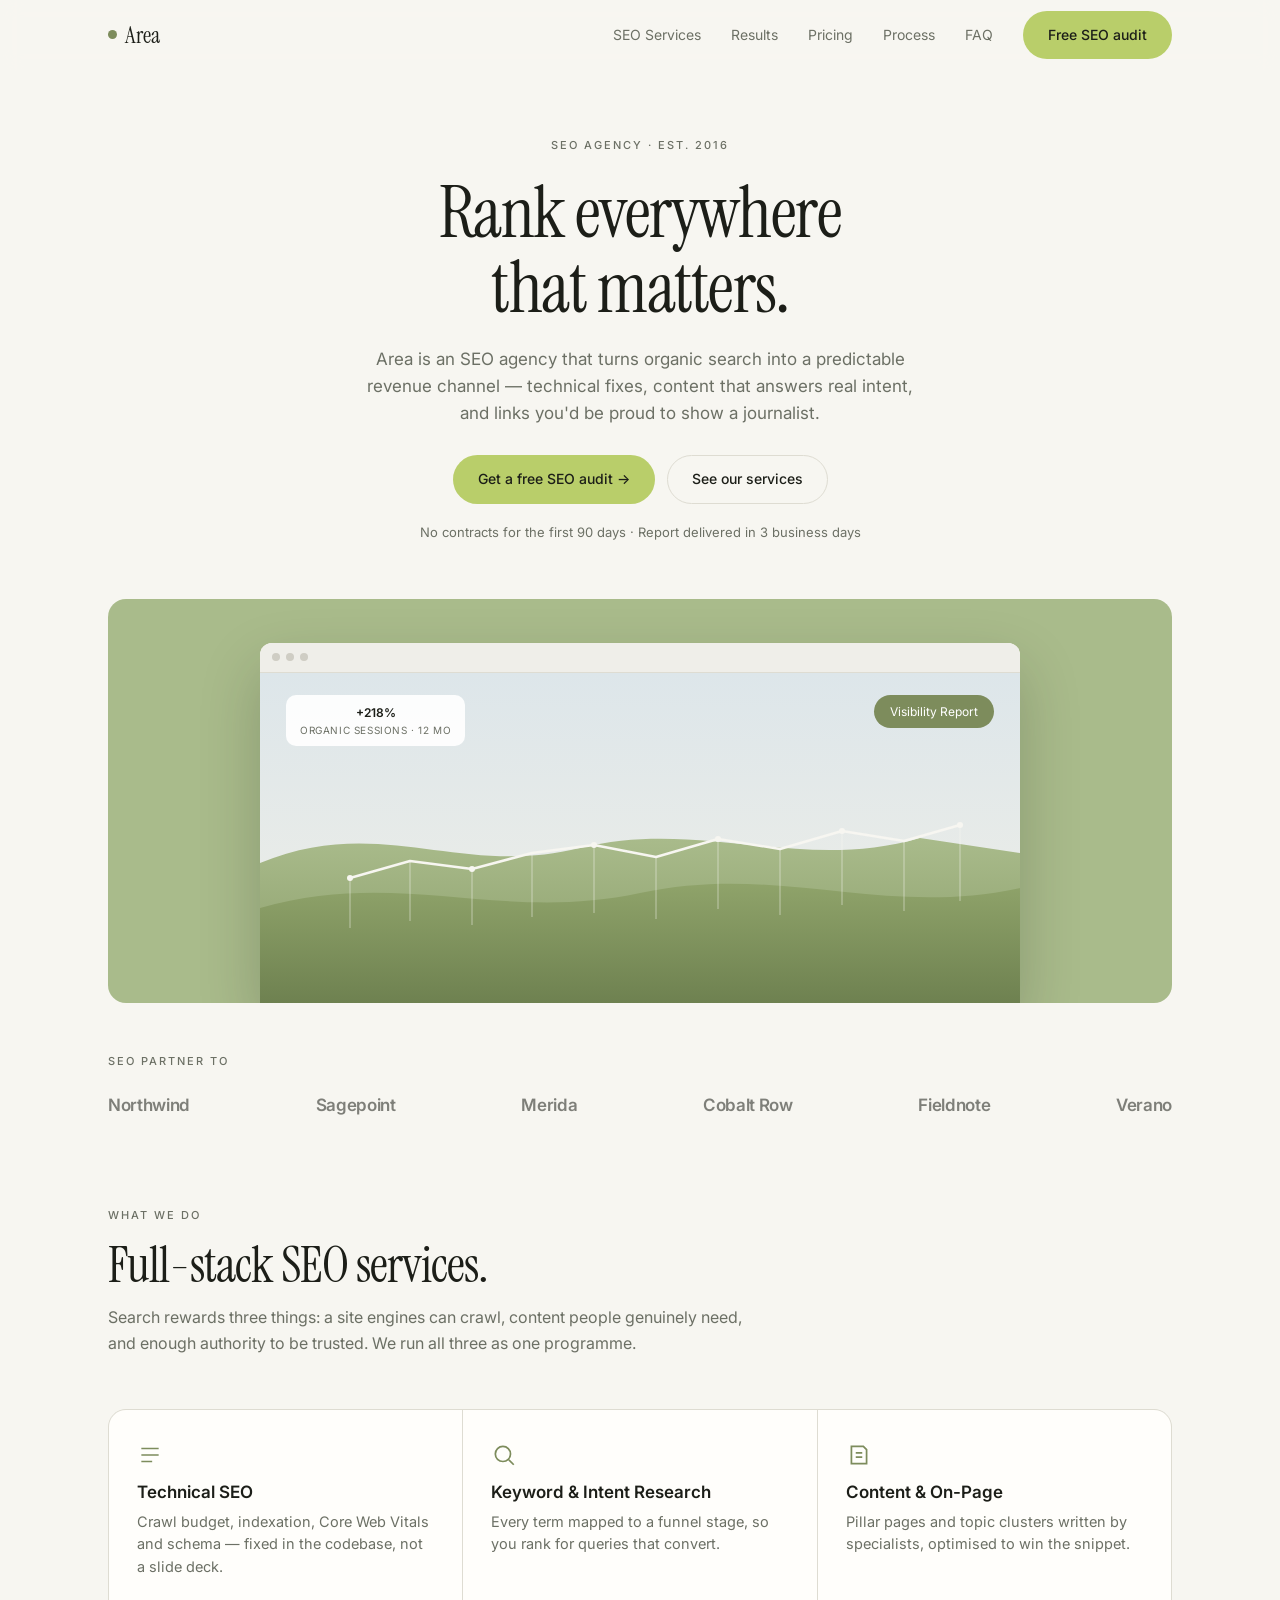
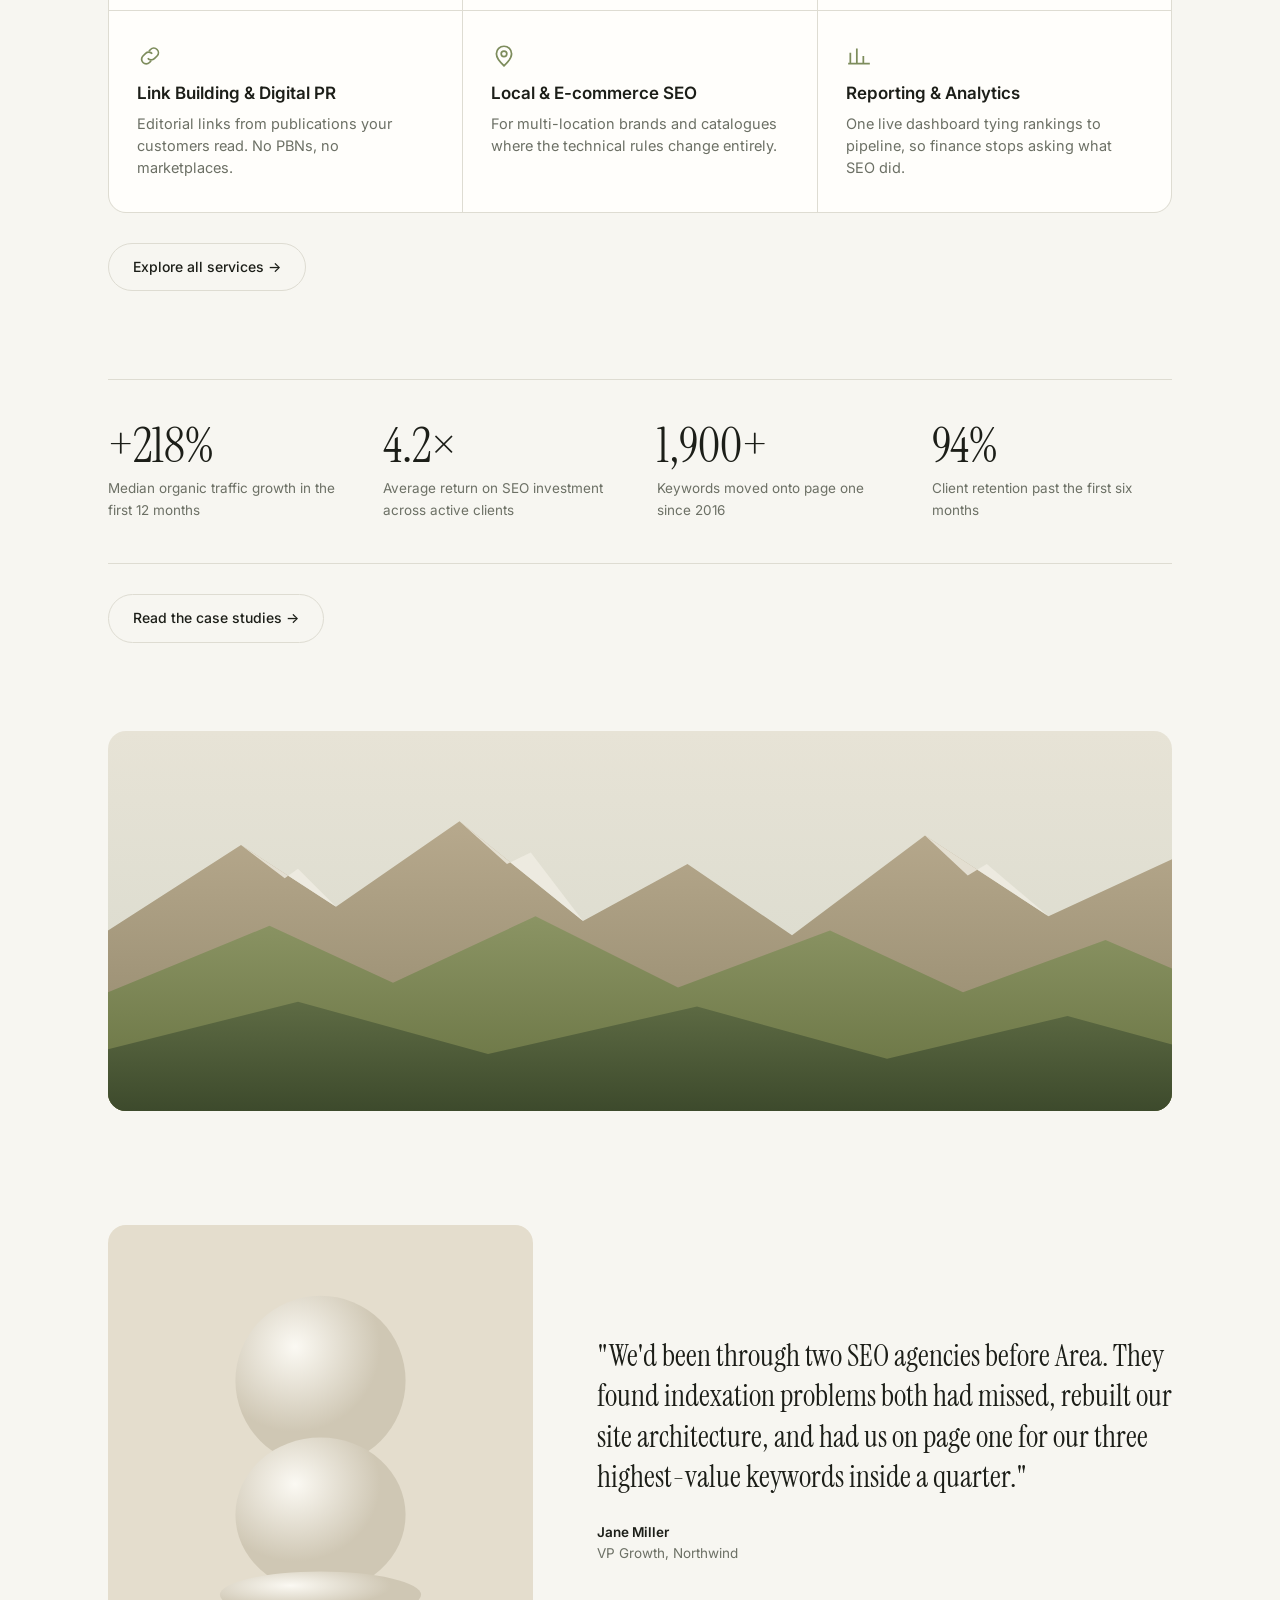
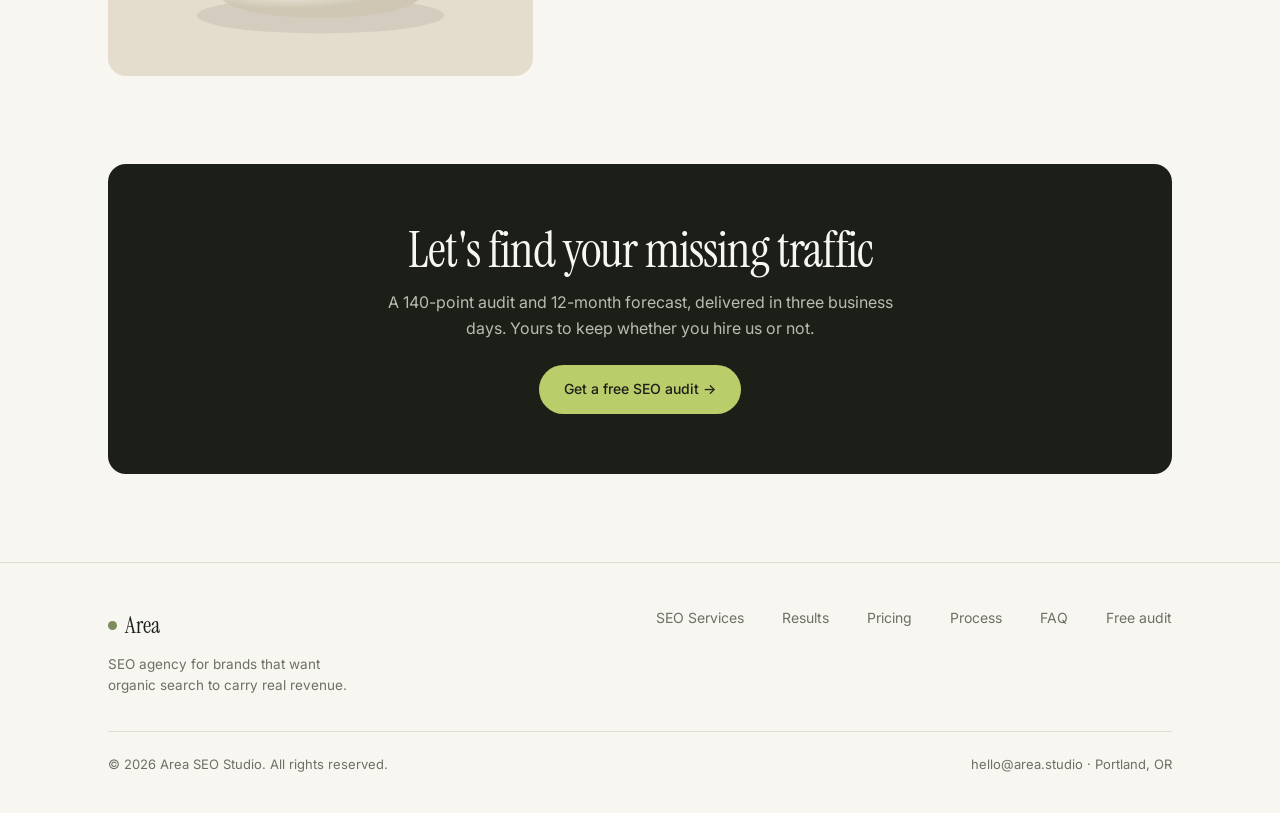
<file: index.html>
<!DOCTYPE html>
<html lang="en">
<head>
<meta charset="UTF-8">
<meta name="viewport" content="width=device-width,initial-scale=1">
<title>Area — SEO Agency for Technical SEO, Content &amp; Link Building</title>
<meta name="description" content="Area is an SEO agency that grows organic revenue through technical SEO, content systems and authority building. Free visibility audit within 3 business days.">
<link rel="preconnect" href="https://fonts.googleapis.com">
<link rel="preconnect" href="https://fonts.gstatic.com" crossorigin>
<link href="https://fonts.googleapis.com/css2?family=Instrument+Serif&family=Inter:wght@400;500;600&display=swap" rel="stylesheet">
<script type="application/ld+json">
{"@context":"https://schema.org","@type":["ProfessionalService","Organization"],"name":"Area","description":"SEO agency specialising in technical SEO, content strategy and authority building.","url":"https://area.studio/","email":"hello@area.studio","priceRange":"$$","address":{"@type":"PostalAddress","addressLocality":"Portland","addressRegion":"OR","addressCountry":"US"},"areaServed":"Worldwide","aggregateRating":{"@type":"AggregateRating","ratingValue":"4.9","reviewCount":"68"}}
</script>
<style>
:root{--cream:#F7F6F1;--paper:#FFFEFB;--ink:#1C1E18;--muted:#6C7065;--line:#DEDCD2;--olive:#7D8C5C;--sage:#A9BB8B;--lime:#B9CE6A;--sand:#E4DDCD;--max:1120px;--r:18px}
*{box-sizing:border-box;margin:0;padding:0}
body{background:var(--cream);color:var(--ink);font:400 16px/1.6 Inter,system-ui,sans-serif;-webkit-font-smoothing:antialiased}
.wrap{max-width:var(--max);margin:0 auto;padding:0 28px}
section{padding:88px 0}
h1,h2,h3{font-family:"Instrument Serif",Georgia,serif;font-weight:400;letter-spacing:-.02em;line-height:1.05}
h1{font-size:clamp(38px,6.8vw,72px)}
h2{font-size:clamp(30px,4.4vw,50px)}
h3{font-size:22px;line-height:1.25}
p{color:var(--muted)}
a{color:inherit;text-decoration:none}
svg{display:block;max-width:100%}
.sr{position:absolute;width:1px;height:1px;overflow:hidden;clip:rect(0 0 0 0);white-space:nowrap}
.skip{position:absolute;left:-999px;top:0;background:var(--ink);color:var(--cream);padding:10px 18px;border-radius:0 0 10px 0;z-index:99}
.skip:focus{left:0}
.label{font-size:11px;letter-spacing:.18em;text-transform:uppercase;color:var(--muted);font-weight:500}
/* centering fix */
.center{text-align:center}
.center p,p.center,.lede.center{margin-left:auto;margin-right:auto}
.lede{font-size:17px;max-width:560px}
.btn{display:inline-flex;align-items:center;gap:9px;padding:12px 24px;border-radius:999px;background:var(--lime);color:var(--ink);font-size:14px;font-weight:500;border:1px solid transparent;cursor:pointer;font-family:inherit;transition:.25s}
.btn:hover{background:var(--olive);color:#fff}
.btn.ghost{background:transparent;border-color:var(--line)}
.btn.ghost:hover{background:var(--ink);color:var(--cream);border-color:var(--ink)}
.site-head{position:sticky;top:0;z-index:60;background:rgba(247,246,241,.88);backdrop-filter:blur(10px);border-bottom:1px solid transparent;transition:border-color .3s}
.site-head.stuck{border-color:var(--line)}
.nav{display:flex;align-items:center;justify-content:space-between;height:70px;gap:24px}
.brand{font-family:"Instrument Serif",serif;font-size:23px;display:flex;align-items:center;gap:8px}
.brand i{width:9px;height:9px;border-radius:50%;background:var(--olive)}
.nav-links{display:flex;align-items:center;gap:30px;font-size:14px;color:var(--muted)}
.nav-links a:hover{color:var(--ink)}
.nav-links a.on{color:var(--ink);font-weight:500}
#burger{display:none;background:none;border:none;cursor:pointer;font-size:22px}
.page{display:none}
.page.on{display:block}
.page-head{padding:56px 0 0;text-align:center}
.crumbs{font-size:12.5px;color:var(--muted);margin-bottom:20px}
.crumbs span{margin:0 8px;opacity:.5}
.page-head h1{font-size:clamp(36px,5.8vw,62px);margin-bottom:18px}
.page-head .lede{margin-bottom:26px}
.hero{padding:66px 0 0;text-align:center}
.hero .label{margin-bottom:20px}
.hero h1{margin-bottom:20px}
.hero .lede{margin-bottom:28px}
.hero-cta{display:flex;gap:12px;justify-content:center;flex-wrap:wrap}
.hero-note{margin-top:18px;font-size:13px}
.stage{margin-top:56px;background:var(--sage);border-radius:var(--r);padding:44px 44px 0;position:relative;overflow:hidden}
.screen{position:relative;max-width:760px;margin:0 auto;border-radius:12px 12px 0 0;overflow:hidden;box-shadow:0 26px 60px rgba(28,30,24,.22);background:#fff}
.screen .bar{height:30px;background:#EFEEE9;display:flex;align-items:center;gap:6px;padding:0 12px;border-bottom:1px solid var(--line)}
.screen .bar b{width:8px;height:8px;border-radius:50%;background:#CFCDC4}
.chip{position:absolute;top:52px;left:26px;background:rgba(255,255,255,.92);border-radius:10px;padding:8px 14px;font-size:12px;font-weight:600}
.chip small{display:block;font-weight:400;color:var(--muted);font-size:10px;letter-spacing:.06em;text-transform:uppercase}
.pill{position:absolute;top:52px;right:26px;background:var(--olive);color:#fff;border-radius:999px;padding:7px 16px;font-size:12px}
.trust{padding:50px 0 0}
.marks{display:flex;justify-content:space-between;gap:26px;flex-wrap:wrap;margin-top:22px;opacity:.55}
.marks span{font-size:17px;font-weight:600;letter-spacing:-.02em}
.sec-head{max-width:640px;margin-bottom:52px}
.sec-head.center{margin-left:auto;margin-right:auto}
.sec-head .label{margin-bottom:14px;display:block}
.sec-head p{margin-top:14px}
.services{display:grid;grid-template-columns:repeat(3,1fr);gap:1px;background:var(--line);border:1px solid var(--line);border-radius:var(--r);overflow:hidden}
.svc{background:var(--paper);padding:32px 28px}
.svc:hover{background:#FBFAF4}
.svc .ic{width:26px;height:26px;color:var(--olive);margin-bottom:14px}
.svc h3{font-size:17px;font-family:Inter,sans-serif;font-weight:600;letter-spacing:0;margin-bottom:8px}
.svc p{font-size:14.5px;line-height:1.55}
.deep{display:grid;grid-template-columns:.9fr 1.1fr;gap:52px;padding:48px 0;border-top:1px solid var(--line)}
.deep:first-of-type{border-top:none;padding-top:0}
.deep .n{font-family:"Instrument Serif",serif;font-size:40px;color:var(--olive);line-height:1;margin-bottom:12px}
.deep h3{margin-bottom:12px}
.cols{display:grid;grid-template-columns:1fr 1fr;gap:26px}
.cols h4{font-size:12px;letter-spacing:.14em;text-transform:uppercase;color:var(--muted);font-weight:500;margin-bottom:10px}
.cols ul{list-style:none;font-size:14.5px;color:var(--muted)}
.cols li{padding:6px 0 6px 18px;position:relative}
.cols li:before{content:"";position:absolute;left:0;top:14px;width:5px;height:5px;border-radius:50%;background:var(--sage)}
.results{display:grid;grid-template-columns:repeat(4,1fr);gap:34px;border-top:1px solid var(--line);border-bottom:1px solid var(--line);padding:42px 0}
.stat .n{font-family:"Instrument Serif",serif;font-size:48px;line-height:1;margin-bottom:8px}
.stat p{font-size:13.5px}
.cases{display:grid;gap:22px;margin-top:48px}
.case{background:var(--paper);border:1px solid var(--line);border-radius:var(--r);padding:32px;display:grid;grid-template-columns:1.15fr .85fr;gap:40px;align-items:center}
.case .tag{font-size:11px;letter-spacing:.14em;text-transform:uppercase;color:var(--muted);margin-bottom:10px}
.case h3{margin-bottom:10px}
.case p{font-size:14.5px}
.metrics{display:grid;grid-template-columns:repeat(3,1fr);gap:18px;background:var(--cream);border-radius:12px;padding:24px 20px}
.metrics b{font-family:"Instrument Serif",serif;font-weight:400;font-size:29px;display:block;line-height:1.1;margin-bottom:4px}
.metrics span{font-size:12px;color:var(--muted);display:block;line-height:1.35}
.scene{border-radius:var(--r);overflow:hidden;line-height:0}
.scene svg{width:100%;height:auto}
.split{display:grid;grid-template-columns:1fr 1fr;gap:64px;align-items:center}
.split h2{margin-bottom:16px}
.checks{list-style:none;margin:24px 0 30px}
.checks li{display:flex;gap:12px;padding:11px 0;border-bottom:1px solid var(--line);font-size:14.5px;color:var(--muted)}
.checks li:last-child{border-bottom:none}
.checks svg{flex:none;margin-top:3px;color:var(--olive)}
.art{background:var(--sand);border-radius:var(--r);padding:42px;display:grid;place-items:center}
.plans{display:grid;grid-template-columns:repeat(3,1fr);gap:22px;margin-top:48px}
.plan{background:var(--paper);border:1px solid var(--line);border-radius:var(--r);padding:32px 28px;display:flex;flex-direction:column}
.plan.feature{background:var(--ink);border-color:var(--ink);color:var(--cream)}
.plan.feature p,.plan.feature li{color:#B9BDB1}
.plan .tag{font-size:11px;letter-spacing:.14em;text-transform:uppercase;color:var(--muted);margin-bottom:14px}
.plan.feature .tag{color:var(--lime)}
.plan .price{font-family:"Instrument Serif",serif;font-size:44px;line-height:1;margin-bottom:6px}
.plan .price span{font-family:Inter,sans-serif;font-size:13px;color:var(--muted)}
.plan.feature .price span{color:#B9BDB1}
.plan>p{font-size:14px;margin:12px 0 20px}
.plan ul{list-style:none;font-size:14px;color:var(--muted);margin-bottom:24px;flex:1}
.plan li{display:flex;gap:10px;padding:7px 0}
.plan li svg{flex:none;margin-top:4px;color:var(--olive)}
.plan.feature li svg{color:var(--lime)}
.plan .btn{justify-content:center}
.plan.feature .btn{background:var(--lime);color:var(--ink)}
.plan.feature .btn:hover{background:var(--sage)}
.tbl-wrap{margin-top:48px;background:var(--paper);border:1px solid var(--line);border-radius:var(--r);overflow:hidden}
table{width:100%;border-collapse:collapse;font-size:14.5px}
th,td{padding:16px 24px;text-align:left;border-bottom:1px solid var(--line)}
thead th{font-weight:500;font-size:12px;letter-spacing:.14em;text-transform:uppercase;color:var(--muted);background:#F2F1EA}
thead th:first-child{color:var(--ink)}
tbody tr:last-child td{border-bottom:none}
td:first-child{font-weight:500}
td:not(:first-child){color:var(--muted)}
.quote-row{display:grid;grid-template-columns:.85fr 1.15fr;gap:64px;align-items:center}
.quote blockquote{font-family:"Instrument Serif",serif;font-size:clamp(21px,2.5vw,30px);line-height:1.35}
.quote figcaption{margin-top:24px;font-size:13.5px}
.quote figcaption b{display:block;font-weight:600}
.quote figcaption span{color:var(--muted)}
.phase{display:grid;grid-template-columns:180px 1fr;gap:42px;padding:42px 0;border-top:1px solid var(--line)}
.phase:first-of-type{border-top:none;padding-top:0}
.phase .when{font-size:12px;letter-spacing:.14em;text-transform:uppercase;color:var(--muted)}
.phase .when b{font-family:"Instrument Serif",serif;font-size:42px;text-transform:none;color:var(--olive);display:block;font-weight:400;line-height:1;margin-bottom:8px;letter-spacing:-.02em}
.phase h3{margin-bottom:12px}
.phase p{max-width:640px}
.out{margin-top:18px;display:flex;gap:9px;flex-wrap:wrap}
.out span{font-size:12.5px;background:var(--paper);border:1px solid var(--line);border-radius:999px;padding:6px 14px;color:var(--muted)}
.faq{max-width:800px;margin:0 auto}
.faq-group{margin-bottom:42px}
.faq-group>h2{font-size:26px;margin-bottom:12px}
.qa{border-bottom:1px solid var(--line)}
.qa summary{list-style:none;cursor:pointer;padding:21px 0;display:flex;justify-content:space-between;gap:20px;align-items:center;font-size:17px;font-weight:500}
.qa summary::-webkit-details-marker{display:none}
.pm{flex:none;width:26px;height:26px;border-radius:50%;border:1px solid var(--line);display:grid;place-items:center;font-size:15px;color:var(--muted);transition:.25s}
.qa[open] .pm{background:var(--lime);border-color:var(--lime);color:var(--ink)}
.ans{padding:0 0 24px;font-size:15px;color:var(--muted);max-width:660px}
.cta-band{background:var(--ink);border-radius:var(--r);padding:60px 44px;text-align:center;color:var(--cream)}
.cta-band h2{margin-bottom:14px}
.cta-band p{color:#B9BDB1;max-width:520px;margin:0 auto 24px}
.cta-band .btn.ghost{border-color:#3B3F35;color:var(--cream)}
.cta-band .btn.ghost:hover{background:var(--cream);color:var(--ink)}
.contact{text-align:center;padding-bottom:100px}
.form{max-width:520px;margin:36px auto 0;display:grid;gap:12px;text-align:left}
.two{display:grid;grid-template-columns:1fr 1fr;gap:12px}
input,textarea,select{width:100%;padding:14px 18px;border:1px solid var(--line);border-radius:12px;background:var(--paper);font:inherit;font-size:15px;color:var(--ink)}
input::placeholder,textarea::placeholder{color:#A3A69B}
input:focus,textarea:focus,select:focus{outline:none;border-color:var(--olive)}
textarea{min-height:110px;resize:vertical}
.form .btn{justify-content:center}
#sent{display:none;background:var(--sage);border-radius:12px;padding:15px 20px;font-size:14.5px;text-align:center}
.site-foot{border-top:1px solid var(--line);padding:44px 0 38px}
.foot-grid{display:flex;justify-content:space-between;gap:32px;flex-wrap:wrap;margin-bottom:34px}
.foot-links{display:flex;gap:38px;font-size:14px;color:var(--muted);flex-wrap:wrap}
.foot-links a:hover{color:var(--ink)}
.foot-bot{display:flex;justify-content:space-between;gap:16px;flex-wrap:wrap;font-size:13px;color:var(--muted);border-top:1px solid var(--line);padding-top:22px}
@media(max-width:940px){
section{padding:62px 0}
.services{grid-template-columns:1fr 1fr}
.results{grid-template-columns:1fr 1fr;gap:26px}
.split,.quote-row,.deep,.case,.phase{grid-template-columns:1fr;gap:30px}
.plans{grid-template-columns:1fr;gap:20px}
.stage{padding:26px 20px 0}
.cta-band{padding:46px 24px}
.nav-links{position:absolute;top:70px;left:20px;right:20px;flex-direction:column;align-items:stretch;gap:0;background:var(--paper);border:1px solid var(--line);border-radius:14px;padding:8px;display:none}
.nav-links.open{display:flex}
.nav-links a{padding:12px 14px}
#burger{display:block}
.chip,.pill{display:none}
}
@media(max-width:560px){
.services,.cols,.metrics{grid-template-columns:1fr}
.two{grid-template-columns:1fr}
.tbl-wrap{overflow-x:auto}
table{min-width:520px}
}
</style>
</head>
<body>
<a class="skip" href="#main">Skip to content</a>

<header class="site-head" id="head">
<div class="wrap">
<nav class="nav" aria-label="Primary">
<a href="#/" class="brand"><i></i>Area</a>
<button id="burger" aria-label="Toggle menu" aria-expanded="false">☰</button>
<div class="nav-links" id="menu">
<a href="#/services" data-nav="services">SEO Services</a>
<a href="#/results" data-nav="results">Results</a>
<a href="#/pricing" data-nav="pricing">Pricing</a>
<a href="#/process" data-nav="process">Process</a>
<a href="#/faq" data-nav="faq">FAQ</a>
<a href="#/contact" class="btn" data-nav="contact">Free SEO audit</a>
</div>
</nav>
</div>
</header>

<main id="main">

<!-- ══ HOME ══ -->
<div class="page" id="p-home">
<section class="hero">
<div class="wrap">
<p class="label">SEO Agency · Est. 2016</p>
<h1>Rank everywhere<br>that matters.</h1>
<p class="lede center">Area is an SEO agency that turns organic search into a predictable revenue channel — technical fixes, content that answers real intent, and links you'd be proud to show a journalist.</p>
<div class="hero-cta">
<a href="#/contact" class="btn">Get a free SEO audit →</a>
<a href="#/services" class="btn ghost">See our services</a>
</div>
<p class="hero-note center">No contracts for the first 90 days · Report delivered in 3 business days</p>
<div class="stage">
<div class="screen">
<div class="bar"><b></b><b></b><b></b></div>
<svg viewBox="0 0 760 330" role="img" aria-label="Chart showing organic sessions climbing over twelve months">
<defs>
<linearGradient id="g-sky" x1="0" y1="0" x2="0" y2="1"><stop offset="0" stop-color="#DDE6EA"/><stop offset="1" stop-color="#F0EFE7"/></linearGradient>
<linearGradient id="g-h1" x1="0" y1="0" x2="0" y2="1"><stop offset="0" stop-color="#8FA36A"/><stop offset="1" stop-color="#6E8150"/></linearGradient>
<linearGradient id="g-h2" x1="0" y1="0" x2="0" y2="1"><stop offset="0" stop-color="#A9BB8B"/><stop offset="1" stop-color="#879A66"/></linearGradient>
</defs>
<rect width="760" height="330" fill="url(#g-sky)"/>
<path d="M0 190C120 140 200 205 320 175 440 145 540 200 660 165L760 180V330H0Z" fill="url(#g-h2)"/>
<path d="M0 235C140 195 240 250 380 220 520 190 620 245 760 215V330H0Z" fill="url(#g-h1)"/>
<g stroke="#F7F6F1" stroke-width="1" opacity=".5"><path d="M90 205V255M150 188V248M212 196V252M272 180V244M334 172V240M396 184V246M458 166V236M520 176V242M582 158V232M644 168V238M700 152V228"/></g>
<path d="M90 205 150 188 212 196 272 180 334 172 396 184 458 166 520 176 582 158 644 168 700 152" fill="none" stroke="#F7F6F1" stroke-width="2.5" stroke-linejoin="round"/>
<g fill="#F7F6F1"><circle cx="90" cy="205" r="3"/><circle cx="212" cy="196" r="3"/><circle cx="334" cy="172" r="3"/><circle cx="458" cy="166" r="3"/><circle cx="582" cy="158" r="3"/><circle cx="700" cy="152" r="3"/></g>
</svg>
<div class="chip">+218%<small>Organic sessions · 12 mo</small></div>
<div class="pill">Visibility Report</div>
</div>
</div>
</div>
</section>

<section class="trust" aria-label="Clients">
<div class="wrap">
<p class="label">SEO partner to</p>
<div class="marks"><span>Northwind</span><span>Sagepoint</span><span>Merida</span><span>Cobalt&nbsp;Row</span><span>Fieldnote</span><span>Verano</span></div>
</div>
</section>

<section>
<div class="wrap">
<div class="sec-head">
<span class="label">What we do</span>
<h2>Full-stack SEO services.</h2>
<p>Search rewards three things: a site engines can crawl, content people genuinely need, and enough authority to be trusted. We run all three as one programme.</p>
</div>
<div class="services">
<article class="svc"><svg class="ic" viewBox="0 0 24 24" fill="none" stroke="currentColor" stroke-width="1.6" aria-hidden="true"><path d="M4 6h16M4 12h16M4 18h10"/></svg><h3>Technical SEO</h3><p>Crawl budget, indexation, Core Web Vitals and schema — fixed in the codebase, not a slide deck.</p></article>
<article class="svc"><svg class="ic" viewBox="0 0 24 24" fill="none" stroke="currentColor" stroke-width="1.6" aria-hidden="true"><circle cx="11" cy="11" r="7"/><path d="M16.5 16.5 21 21"/></svg><h3>Keyword &amp; Intent Research</h3><p>Every term mapped to a funnel stage, so you rank for queries that convert.</p></article>
<article class="svc"><svg class="ic" viewBox="0 0 24 24" fill="none" stroke="currentColor" stroke-width="1.6" aria-hidden="true"><path d="M5 4h11l3 3v13H5z"/><path d="M9 10h6M9 14h6"/></svg><h3>Content &amp; On-Page</h3><p>Pillar pages and topic clusters written by specialists, optimised to win the snippet.</p></article>
<article class="svc"><svg class="ic" viewBox="0 0 24 24" fill="none" stroke="currentColor" stroke-width="1.6" aria-hidden="true"><path d="M10 14a4 4 0 0 0 6 .5l2.5-2.5a4.2 4.2 0 0 0-6-6L11 7.5"/><path d="M14 10a4 4 0 0 0-6-.5L5.5 12a4.2 4.2 0 0 0 6 6L13 16.5"/></svg><h3>Link Building &amp; Digital PR</h3><p>Editorial links from publications your customers read. No PBNs, no marketplaces.</p></article>
<article class="svc"><svg class="ic" viewBox="0 0 24 24" fill="none" stroke="currentColor" stroke-width="1.6" aria-hidden="true"><path d="M12 21s7-6.2 7-11a7 7 0 1 0-14 0c0 4.8 7 11 7 11z"/><circle cx="12" cy="10" r="2.6"/></svg><h3>Local &amp; E-commerce SEO</h3><p>For multi-location brands and catalogues where the technical rules change entirely.</p></article>
<article class="svc"><svg class="ic" viewBox="0 0 24 24" fill="none" stroke="currentColor" stroke-width="1.6" aria-hidden="true"><path d="M4 19V9M10 19V5M16 19v-7M22 19H2"/></svg><h3>Reporting &amp; Analytics</h3><p>One live dashboard tying rankings to pipeline, so finance stops asking what SEO did.</p></article>
</div>
<p style="margin-top:30px"><a href="#/services" class="btn ghost">Explore all services →</a></p>
</div>
</section>

<section style="padding-top:0">
<div class="wrap">
<div class="results">
<div class="stat"><div class="n">+218%</div><p>Median organic traffic growth in the first 12 months</p></div>
<div class="stat"><div class="n">4.2×</div><p>Average return on SEO investment across active clients</p></div>
<div class="stat"><div class="n">1,900+</div><p>Keywords moved onto page one since 2016</p></div>
<div class="stat"><div class="n">94%</div><p>Client retention past the first six months</p></div>
</div>
<p style="margin-top:30px"><a href="#/results" class="btn ghost">Read the case studies →</a></p>
</div>
</section>

<section style="padding-top:0">
<div class="wrap"><div class="scene">
<svg viewBox="0 0 1120 400" role="img" aria-label="Layered mountain range at dawn">
<defs>
<linearGradient id="g-s2" x1="0" y1="0" x2="0" y2="1"><stop offset="0" stop-color="#E7E3D6"/><stop offset="1" stop-color="#D6D8CB"/></linearGradient>
<linearGradient id="g-m1" x1="0" y1="0" x2="0" y2="1"><stop offset="0" stop-color="#B7A98D"/><stop offset="1" stop-color="#8E8468"/></linearGradient>
<linearGradient id="g-m2" x1="0" y1="0" x2="0" y2="1"><stop offset="0" stop-color="#8B9464"/><stop offset="1" stop-color="#65703F"/></linearGradient>
<linearGradient id="g-m3" x1="0" y1="0" x2="0" y2="1"><stop offset="0" stop-color="#5E6B44"/><stop offset="1" stop-color="#3D4A2C"/></linearGradient>
</defs>
<rect width="1120" height="400" fill="url(#g-s2)"/>
<path d="M0 210 140 120 240 185 370 95 500 200 610 140 720 215 860 110 990 195 1120 135V400H0Z" fill="url(#g-m1)"/>
<path d="M140 120 186 155 200 145 240 185ZM370 95 420 140 445 128 500 200ZM860 110 905 152 925 140 990 195Z" fill="#F1EEE4" opacity=".8"/>
<path d="M0 275 170 205 300 265 450 195 600 270 760 210 900 275 1050 220 1120 250V400H0Z" fill="url(#g-m2)"/>
<path d="M0 335 200 285 400 340 620 290 820 345 1010 300 1120 330V400H0Z" fill="url(#g-m3)"/>
</svg>
</div></div>
</section>

<section style="padding-top:26px">
<div class="wrap"><div class="quote-row">
<div class="art" style="padding:32px">
<svg viewBox="0 0 280 300" role="img" aria-label="Balanced stone forms">
<defs><radialGradient id="g-st" cx=".35" cy=".3"><stop offset="0" stop-color="#FBF9F3"/><stop offset="1" stop-color="#CFC7B4"/></radialGradient></defs>
<ellipse cx="140" cy="278" rx="96" ry="14" fill="#000" opacity=".07"/>
<circle cx="140" cy="96" r="66" fill="url(#g-st)"/>
<path d="M74 200a66 60 0 0 1 132 0 66 60 0 0 1-132 0z" fill="url(#g-st)"/>
<ellipse cx="140" cy="262" rx="78" ry="18" fill="url(#g-st)"/>
</svg>
</div>
<figure class="quote">
<blockquote>"We'd been through two SEO agencies before Area. They found indexation problems both had missed, rebuilt our site architecture, and had us on page one for our three highest-value keywords inside a quarter."</blockquote>
<figcaption><b>Jane Miller</b><span>VP Growth, Northwind</span></figcaption>
</figure>
</div></div>
</section>

<section style="padding-top:0">
<div class="wrap"><div class="cta-band">
<h2>Let's find your missing traffic</h2>
<p>A 140-point audit and 12-month forecast, delivered in three business days. Yours to keep whether you hire us or not.</p>
<a href="#/contact" class="btn">Get a free SEO audit →</a>
</div></div>
</section>
</div>

<!-- ══ SERVICES ══ -->
<div class="page" id="p-services">
<section class="page-head">
<div class="wrap">
<nav class="crumbs" aria-label="Breadcrumb"><a href="#/">Home</a><span>/</span>SEO Services</nav>
<h1>SEO services, end to end.</h1>
<p class="lede center">Six disciplines, one programme. We don't sell them as separate retainers because search doesn't reward them separately.</p>
<a href="#/contact" class="btn">Get a free SEO audit →</a>
</div>
</section>
<section style="padding-top:64px">
<div class="wrap">

<article class="deep">
<div><div class="n">01</div><h3>Technical SEO</h3><p>The unglamorous work that sets your ceiling. We find what's stopping engines from crawling, rendering and trusting your site — then fix it in the codebase rather than handing over a spreadsheet.</p></div>
<div class="cols">
<div><h4>What we do</h4><ul><li>Crawl and indexation audits</li><li>Server log-file analysis</li><li>Core Web Vitals and page speed</li><li>JavaScript rendering review</li><li>Site architecture and internal linking</li></ul></div>
<div><h4>What you get</h4><ul><li>Prioritised, ticket-ready fix list</li><li>Schema markup implemented</li><li>XML sitemap and robots strategy</li><li>Migration and redirect QA</li><li>Monthly technical health score</li></ul></div>
</div>
</article>

<article class="deep">
<div><div class="n">02</div><h3>Keyword &amp; Intent Research</h3><p>Volume is a vanity metric on its own. We classify every query by what the searcher actually wants, then map it to the funnel stage it belongs to — so effort goes where revenue is.</p></div>
<div class="cols">
<div><h4>What we do</h4><ul><li>Full keyword universe build</li><li>Semantic clustering by topic</li><li>SERP intent classification</li><li>Competitor gap analysis</li><li>Share-of-voice modelling</li></ul></div>
<div><h4>What you get</h4><ul><li>Keyword map tied to URLs</li><li>Priority scoring by difficulty and value</li><li>12-month traffic forecast</li><li>Revenue projection with assumptions</li><li>Quarterly refresh</li></ul></div>
</div>
</article>

<article class="deep">
<div><div class="n">03</div><h3>Content &amp; On-Page SEO</h3><p>Written by subject specialists, reviewed by people who know your category, and structured so both search engines and AI assistants can lift the answer cleanly.</p></div>
<div class="cols">
<div><h4>What we do</h4><ul><li>Editorial calendar and briefs</li><li>Pillar pages and topic clusters</li><li>Long-form expert content</li><li>Title, meta and heading optimisation</li><li>Content refresh and pruning</li></ul></div>
<div><h4>What you get</h4><ul><li>2–10 pieces per month by plan</li><li>Internal linking implemented</li><li>Featured snippet formatting</li><li>Author bios and E-E-A-T signals</li><li>Performance review per piece</li></ul></div>
</div>
</article>

<article class="deep">
<div><div class="n">04</div><h3>Link Building &amp; Digital PR</h3><p>We earn links the slow, defensible way. Every placement is one you could show a journalist without wincing — because in most cases a journalist put it there.</p></div>
<div class="cols">
<div><h4>What we do</h4><ul><li>Original data studies and surveys</li><li>Journalist outreach and commentary</li><li>Broken link and mention reclaim</li><li>Backlink toxicity audit and disavow</li><li>Competitor link gap analysis</li></ul></div>
<div><h4>What we never do</h4><ul><li>Private blog networks</li><li>Paid link marketplaces</li><li>Directory and forum spam</li><li>Automated guest post blasts</li><li>Anything we'd hide from Google</li></ul></div>
</div>
</article>

<article class="deep">
<div><div class="n">05</div><h3>Local &amp; E-commerce SEO</h3><p>Multi-location brands and large catalogues break the standard playbook. Faceted navigation, duplicate templates and proximity ranking all need their own approach.</p></div>
<div class="cols">
<div><h4>Local</h4><ul><li>Google Business Profile optimisation</li><li>Location landing page systems</li><li>Citation consistency and cleanup</li><li>Review generation strategy</li></ul></div>
<div><h4>E-commerce</h4><ul><li>Faceted navigation and canonicals</li><li>Category page optimisation</li><li>Product and review schema</li><li>Out-of-stock and pagination handling</li></ul></div>
</div>
</article>

<article class="deep">
<div><div class="n">06</div><h3>Reporting &amp; Analytics</h3><p>One live dashboard, one honest monthly summary, and a fortnightly call with the strategist doing the work — not an account manager relaying it second-hand.</p></div>
<div class="cols">
<div><h4>What we track</h4><ul><li>GA4 and Search Console integration</li><li>Rank tracking incl. AI Overviews</li><li>Share of voice vs competitors</li><li>Technical health over time</li></ul></div>
<div><h4>How we report</h4><ul><li>Attribution to leads and revenue</li><li>Written monthly narrative</li><li>Fortnightly strategist call</li><li>Full data access, always exportable</li></ul></div>
</div>
</article>

</div>
</section>
<section style="padding-top:0">
<div class="wrap"><div class="cta-band">
<h2>Not sure which you need?</h2>
<p>The free audit tells you. We'll show which of these six would move the needle fastest on your site, in priority order.</p>
<a href="#/contact" class="btn">Get a free SEO audit →</a> <a href="#/pricing" class="btn ghost">See pricing</a>
</div></div>
</section>
</div>

<!-- ══ RESULTS ══ -->
<div class="page" id="p-results">
<section class="page-head">
<div class="wrap">
<nav class="crumbs" aria-label="Breadcrumb"><a href="#/">Home</a><span>/</span>Results</nav>
<h1>The numbers, with the working shown.</h1>
<p class="lede center">Every figure below is measured in GA4 and Search Console, not estimated by a third-party tool. Where we've excluded branded traffic, we say so.</p>
<a href="#/contact" class="btn">See what's possible for you →</a>
</div>
</section>
<section style="padding-top:60px">
<div class="wrap">
<div class="results">
<div class="stat"><div class="n">+218%</div><p>Median non-branded organic traffic growth in year one</p></div>
<div class="stat"><div class="n">4.2×</div><p>Average return on SEO investment across active clients</p></div>
<div class="stat"><div class="n">1,900+</div><p>Keywords moved onto page one since 2016</p></div>
<div class="stat"><div class="n">94%</div><p>Client retention past the first six months</p></div>
</div>
<div class="cases">
<article class="case">
<div><p class="tag">B2B SaaS · 14 months</p><h3>Northwind</h3><p>Two previous agencies had left a fragmented site with 40% of key pages excluded from the index. We rebuilt the architecture, consolidated 300 thin pages into 60 cluster hubs, and shipped a fix list their engineers deployed over six sprints.</p></div>
<div class="metrics"><div><b>+312%</b><span>Non-branded sessions</span></div><div><b>3</b><span>Head terms on page one</span></div><div><b>−61%</b><span>Cost per lead</span></div></div>
</article>
<article class="case">
<div><p class="tag">E-commerce · 11 months</p><h3>Merida</h3><p>A 12,000-SKU catalogue with faceted navigation generating millions of crawlable URL combinations. We rewrote the canonical logic, cut crawl waste by three quarters, and rebuilt category pages around buying intent rather than internal taxonomy.</p></div>
<div class="metrics"><div><b>+184%</b><span>Organic revenue YoY</span></div><div><b>−76%</b><span>Wasted crawl budget</span></div><div><b>2.4×</b><span>Category conversion</span></div></div>
</article>
<article class="case">
<div><p class="tag">Multi-location retail · 9 months</p><h3>Verano</h3><p>38 locations sharing one thin template and competing with each other in local packs. We built a location page system with genuine local content, cleaned up 400+ inconsistent citations, and put review generation into their POS flow.</p></div>
<div class="metrics"><div><b>+91%</b><span>Local pack impressions</span></div><div><b>+147%</b><span>Direction requests</span></div><div><b>4.7★</b><span>Rating, up from 4.1</span></div></div>
</article>
</div>
</div>
</section>
<section style="padding-top:0">
<div class="wrap"><div class="cta-band">
<h2>What would yours look like?</h2>
<p>The free audit includes a 12-month forecast for your own domain, with every assumption laid out so you can argue with it.</p>
<a href="#/contact" class="btn">Get a free SEO audit →</a> <a href="#/process" class="btn ghost">See how we work</a>
</div></div>
</section>
</div>

<!-- ══ PRICING ══ -->
<div class="page" id="p-pricing">
<section class="page-head">
<div class="wrap">
<nav class="crumbs" aria-label="Breadcrumb"><a href="#/">Home</a><span>/</span>Pricing</nav>
<h1>Pricing you can read<br>without a call.</h1>
<p class="lede center">Published rates, scope-based rather than headcount-based, no lock-in past month three — and the roadmap goes with you if you leave.</p>
<a href="#/contact" class="btn">Get a free SEO audit →</a>
</div>
</section>
<section style="padding-top:52px">
<div class="wrap">
<div class="plans">
<article class="plan">
<p class="tag">Foundation</p>
<div class="price">$2,400<span> / month</span></div>
<p>For smaller sites that need the technical basics right before scaling content.</p>
<ul>
<li><svg width="14" height="14" viewBox="0 0 20 20" fill="none" stroke="currentColor" stroke-width="2.2" aria-hidden="true"><path d="M4 10.5 8 14.5 16 6"/></svg>Full technical audit &amp; fixes</li>
<li><svg width="14" height="14" viewBox="0 0 20 20" fill="none" stroke="currentColor" stroke-width="2.2" aria-hidden="true"><path d="M4 10.5 8 14.5 16 6"/></svg>Keyword map, up to 150 terms</li>
<li><svg width="14" height="14" viewBox="0 0 20 20" fill="none" stroke="currentColor" stroke-width="2.2" aria-hidden="true"><path d="M4 10.5 8 14.5 16 6"/></svg>2 optimised pages per month</li>
<li><svg width="14" height="14" viewBox="0 0 20 20" fill="none" stroke="currentColor" stroke-width="2.2" aria-hidden="true"><path d="M4 10.5 8 14.5 16 6"/></svg>Monthly reporting dashboard</li>
<li><svg width="14" height="14" viewBox="0 0 20 20" fill="none" stroke="currentColor" stroke-width="2.2" aria-hidden="true"><path d="M4 10.5 8 14.5 16 6"/></svg>Monthly strategist call</li>
</ul>
<a href="#/contact?plan=foundation" class="btn ghost">Start with Foundation</a>
</article>
<article class="plan feature">
<p class="tag">Growth · Most chosen</p>
<div class="price">$5,800<span> / month</span></div>
<p>Our core programme: technical, content and links running in parallel every month.</p>
<ul>
<li><svg width="14" height="14" viewBox="0 0 20 20" fill="none" stroke="currentColor" stroke-width="2.2" aria-hidden="true"><path d="M4 10.5 8 14.5 16 6"/></svg>Everything in Foundation</li>
<li><svg width="14" height="14" viewBox="0 0 20 20" fill="none" stroke="currentColor" stroke-width="2.2" aria-hidden="true"><path d="M4 10.5 8 14.5 16 6"/></svg>6 content pieces per month</li>
<li><svg width="14" height="14" viewBox="0 0 20 20" fill="none" stroke="currentColor" stroke-width="2.2" aria-hidden="true"><path d="M4 10.5 8 14.5 16 6"/></svg>4–6 editorial links per month</li>
<li><svg width="14" height="14" viewBox="0 0 20 20" fill="none" stroke="currentColor" stroke-width="2.2" aria-hidden="true"><path d="M4 10.5 8 14.5 16 6"/></svg>Dedicated senior strategist</li>
<li><svg width="14" height="14" viewBox="0 0 20 20" fill="none" stroke="currentColor" stroke-width="2.2" aria-hidden="true"><path d="M4 10.5 8 14.5 16 6"/></svg>Fortnightly strategy calls</li>
<li><svg width="14" height="14" viewBox="0 0 20 20" fill="none" stroke="currentColor" stroke-width="2.2" aria-hidden="true"><path d="M4 10.5 8 14.5 16 6"/></svg>Conversion testing on top pages</li>
</ul>
<a href="#/contact?plan=growth" class="btn">Talk to a strategist</a>
</article>
<article class="plan">
<p class="tag">Enterprise</p>
<div class="price">Custom</div>
<p>Multi-market, multi-domain or high-catalogue sites needing embedded support.</p>
<ul>
<li><svg width="14" height="14" viewBox="0 0 20 20" fill="none" stroke="currentColor" stroke-width="2.2" aria-hidden="true"><path d="M4 10.5 8 14.5 16 6"/></svg>Everything in Growth</li>
<li><svg width="14" height="14" viewBox="0 0 20 20" fill="none" stroke="currentColor" stroke-width="2.2" aria-hidden="true"><path d="M4 10.5 8 14.5 16 6"/></svg>International &amp; hreflang strategy</li>
<li><svg width="14" height="14" viewBox="0 0 20 20" fill="none" stroke="currentColor" stroke-width="2.2" aria-hidden="true"><path d="M4 10.5 8 14.5 16 6"/></svg>Migration planning &amp; QA</li>
<li><svg width="14" height="14" viewBox="0 0 20 20" fill="none" stroke="currentColor" stroke-width="2.2" aria-hidden="true"><path d="M4 10.5 8 14.5 16 6"/></svg>Embedded engineer, shared Slack</li>
<li><svg width="14" height="14" viewBox="0 0 20 20" fill="none" stroke="currentColor" stroke-width="2.2" aria-hidden="true"><path d="M4 10.5 8 14.5 16 6"/></svg>Quarterly exec reporting</li>
</ul>
<a href="#/contact?plan=enterprise" class="btn ghost">Request a quote</a>
</article>
</div>
<p class="center" style="margin-top:24px;font-size:13.5px">All plans: 3-month minimum, then 30-day rolling · Content and link volumes are minimums, not caps</p>
</div>
</section>
<section style="padding-top:24px">
<div class="wrap">
<div class="sec-head center" style="max-width:620px">
<span class="label">Why Area</span>
<h2>Fewer retainers, more ownership.</h2>
<p>How the model compares to the two alternatives most teams weigh it against.</p>
</div>
<div class="tbl-wrap">
<table>
<caption class="sr">Comparison of Area against in-house teams and typical agencies</caption>
<thead><tr><th scope="col">Area</th><th scope="col">In-house team</th><th scope="col">Typical agency</th></tr></thead>
<tbody>
<tr><td>Senior strategist on every account</td><td>Depends on hiring budget</td><td>Junior account manager</td></tr>
<tr><td>Engineers ship the fixes</td><td>Competing with product roadmap</td><td>Recommendations handed off</td></tr>
<tr><td>Forecasts tied to revenue</td><td>Traffic-first reporting</td><td>Ranking screenshots</td></tr>
<tr><td>Roadmap is yours to keep</td><td>Internal by default</td><td>Locked in the retainer</td></tr>
<tr><td>30-day rolling after month three</td><td>Fixed headcount cost</td><td>12-month minimum</td></tr>
<tr><td>Transparent pricing</td><td>—</td><td>Quote on request</td></tr>
</tbody>
</table>
</div>
</div>
</section>
<section style="padding-top:0">
<div class="wrap"><div class="cta-band">
<h2>Still weighing it up?</h2>
<p>Start with the free audit. It'll tell you which plan fits — and whether you need us at all.</p>
<a href="#/contact" class="btn">Get a free SEO audit →</a> <a href="#/faq" class="btn ghost">Read the FAQ</a>
</div></div>
</section>
</div>

<!-- ══ PROCESS ══ -->
<div class="page" id="p-process">
<section class="page-head">
<div class="wrap">
<nav class="crumbs" aria-label="Breadcrumb"><a href="#/">Home</a><span>/</span>Process</nav>
<h1>Map your search growth.</h1>
<p class="lede center">Four phases over twelve months. Here's exactly what happens, when it happens, and what lands on your desk at the end of each one.</p>
<a href="#/contact" class="btn">Start with phase one →</a>
</div>
</section>
<section style="padding-top:60px">
<div class="wrap">
<article class="phase">
<div class="when"><b>01</b>Weeks 1–3</div>
<div><h3>Audit &amp; forecast</h3><p>Before anything ships, we run a 140-point diagnostic across your technical setup, content and backlink profile, benchmark you against the three competitors actually taking your traffic, and build a revenue forecast so you know the size of the prize before spending a dollar on execution.</p>
<div class="out"><span>140-point audit document</span><span>Competitor share-of-voice model</span><span>12-month revenue forecast</span><span>Prioritised roadmap</span></div></div>
</article>
<article class="phase">
<div class="when"><b>02</b>Months 1–3</div>
<div><h3>Fix the foundation</h3><p>Technical remediation first, because it's the fastest ranking movement available and everything else compounds on top of it. Our engineers work in your codebase or CMS where access allows; where your team owns deploys, we supply ticket-ready specs and review each release before it goes out.</p>
<div class="out"><span>Crawl &amp; indexation fixes</span><span>Core Web Vitals work</span><span>Schema implemented</span><span>Architecture &amp; internal links</span></div></div>
</article>
<article class="phase">
<div class="when"><b>03</b>Months 2–12</div>
<div><h3>Publish &amp; earn authority</h3><p>Content clusters ship monthly against the keyword map, written by subject specialists and structured to win snippets and AI citations. In parallel, digital PR earns editorial links through original data and expert commentary — the kind of coverage that survives an algorithm update.</p>
<div class="out"><span>Monthly content calendar</span><span>Pillar pages &amp; clusters</span><span>Data studies</span><span>Journalist outreach</span></div></div>
</article>
<article class="phase">
<div class="when"><b>04</b>Ongoing</div>
<div><h3>Measure &amp; compound</h3><p>A live dashboard tying rankings to leads and revenue, conversion testing on your highest-traffic landing pages, and a fortnightly call with the strategist doing the work. When the algorithm shifts — and it will — we tell you what changed and what we're doing about it, in writing.</p>
<div class="out"><span>Live GA4 + GSC dashboard</span><span>Fortnightly strategy calls</span><span>Conversion testing</span><span>Algorithm update briefings</span></div></div>
</article>
</div>
</section>
<section style="padding-top:0">
<div class="wrap"><div class="scene">
<svg viewBox="0 0 1120 380" role="img" aria-label="Aerial view of a winding river through green valleys">
<defs>
<linearGradient id="g-v1" x1="0" y1="0" x2="0" y2="1"><stop offset="0" stop-color="#7E9550"/><stop offset="1" stop-color="#4E6134"/></linearGradient>
<linearGradient id="g-v2" x1="0" y1="0" x2="0" y2="1"><stop offset="0" stop-color="#93A85F"/><stop offset="1" stop-color="#61773D"/></linearGradient>
</defs>
<rect width="1120" height="380" fill="url(#g-v1)"/>
<path d="M0 300C180 230 260 320 430 250 600 180 700 275 880 205 1000 158 1070 200 1120 175V380H0Z" fill="url(#g-v2)" opacity=".9"/>
<path d="M0 120C150 90 230 150 360 130 520 105 600 60 760 78 900 94 1010 60 1120 72V0H0Z" fill="#3F5230" opacity=".85"/>
<path d="M-20 355C160 300 210 250 360 235 520 219 590 178 700 168 830 156 900 122 1010 108 1070 100 1100 96 1140 92" fill="none" stroke="#DDE3D2" stroke-width="9" stroke-linecap="round"/>
<path d="M-20 355C160 300 210 250 360 235 520 219 590 178 700 168 830 156 900 122 1010 108 1070 100 1100 96 1140 92" fill="none" stroke="#F4F5EE" stroke-width="3.5" stroke-linecap="round" opacity=".8"/>
<g fill="#3A4B2B" opacity=".5"><ellipse cx="180" cy="330" rx="60" ry="20"/><ellipse cx="520" cy="300" rx="70" ry="22"/><ellipse cx="900" cy="270" rx="64" ry="20"/></g>
</svg>
</div></div>
</section>
<section style="padding-top:26px">
<div class="wrap"><div class="split">
<div>
<span class="label">The starting point</span>
<h2 style="margin-top:14px">Your free SEO audit</h2>
<p>Most agencies open with a pitch deck. We open with a diagnostic of your site, delivered in three business days — yours to keep whether you hire us or not.</p>
<ul class="checks">
<li><svg width="15" height="15" viewBox="0 0 20 20" fill="none" stroke="currentColor" stroke-width="2" aria-hidden="true"><path d="M4 10.5 8 14.5 16 6"/></svg>Technical health score with prioritised, ticket-ready fixes</li>
<li><svg width="15" height="15" viewBox="0 0 20 20" fill="none" stroke="currentColor" stroke-width="2" aria-hidden="true"><path d="M4 10.5 8 14.5 16 6"/></svg>Keyword gaps your three closest competitors already own</li>
<li><svg width="15" height="15" viewBox="0 0 20 20" fill="none" stroke="currentColor" stroke-width="2" aria-hidden="true"><path d="M4 10.5 8 14.5 16 6"/></svg>Backlink profile review and toxic link flags</li>
<li><svg width="15" height="15" viewBox="0 0 20 20" fill="none" stroke="currentColor" stroke-width="2" aria-hidden="true"><path d="M4 10.5 8 14.5 16 6"/></svg>12-month traffic and revenue forecast, assumptions shown</li>
</ul>
<a href="#/contact" class="btn">Claim your audit</a>
</div>
<div class="art">
<svg viewBox="0 0 320 260" role="img" aria-label="Stacked forms representing layered SEO strategy">
<defs><linearGradient id="g-sh" x1="0" y1="0" x2="1" y2="0"><stop offset="0" stop-color="#fff" stop-opacity=".55"/><stop offset="1" stop-color="#B9AE96" stop-opacity=".45"/></linearGradient></defs>
<ellipse cx="160" cy="232" rx="128" ry="16" fill="#000" opacity=".07"/>
<rect x="46" y="132" width="90" height="94" rx="6" fill="#F3EFE4"/><rect x="46" y="132" width="90" height="94" rx="6" fill="url(#g-sh)"/>
<rect x="132" y="86" width="86" height="140" rx="6" fill="#EFEADC"/><rect x="132" y="86" width="86" height="140" rx="6" fill="url(#g-sh)"/>
<rect x="212" y="150" width="66" height="76" rx="6" fill="#E7E0CF"/><rect x="212" y="150" width="66" height="76" rx="6" fill="url(#g-sh)"/>
</svg>
</div>
</div></div>
</section>
</div>

<!-- ══ FAQ ══ -->
<div class="page" id="p-faq">
<section class="page-head">
<div class="wrap">
<nav class="crumbs" aria-label="Breadcrumb"><a href="#/">Home</a><span>/</span>FAQ</nav>
<h1>Questions we get asked.</h1>
<p class="lede center">The honest answers, including the ones that lose us deals. If yours isn't here, ask us directly — we'll answer in writing.</p>
<a href="#/contact" class="btn">Ask us anything →</a>
</div>
</section>
<section style="padding-top:58px">
<div class="wrap"><div class="faq">

<div class="faq-group">
<h2>Timelines &amp; expectations</h2>
<details class="qa" open><summary>How long does SEO take to show results?<span class="pm">–</span></summary><p class="ans">Technical fixes can move rankings within four to six weeks. Content and authority compound more slowly — most clients see meaningful traffic growth by month three and clear revenue impact by month six. Anyone promising page one in 30 days is selling something else.</p></details>
<details class="qa"><summary>Do you guarantee first-page rankings?<span class="pm">+</span></summary><p class="ans">No, and nobody can honestly. Rankings depend on competitors, algorithm changes and your site's history — none of which any agency controls. What we guarantee is the work, the reporting and the transparency. The forecast in your audit shows every assumption, so you can judge the likelihood yourself.</p></details>
<details class="qa"><summary>What happens if Google releases a major update?<span class="pm">+</span></summary><p class="ans">We monitor rankings daily across every client, so we usually spot volatility before the update is confirmed. You get a written briefing within 72 hours explaining what changed, whether it affected you, and what we're adjusting. Roadmap changes triggered by an update are never billed as extra scope.</p></details>
</div>

<div class="faq-group">
<h2>Working together</h2>
<details class="qa"><summary>Do you require a long contract?<span class="pm">+</span></summary><p class="ans">Three months minimum, because that's the honest amount of time the work needs to land. After that it's 30-day rolling. No annual lock-in, and your roadmap, documentation and data all go with you if you leave.</p></details>
<details class="qa"><summary>Do you implement changes or just advise?<span class="pm">+</span></summary><p class="ans">We implement. Our engineers work directly in your codebase or CMS wherever access allows. If your dev team prefers to own deploys, we hand over ticket-ready specifications and review the release before it ships — no vague "improve site speed" notes left for someone else to interpret.</p></details>
<details class="qa"><summary>Do you work alongside our existing agency or in-house team?<span class="pm">+</span></summary><p class="ans">Often, yes. We frequently act as the technical and strategic layer alongside an in-house content team, or as the SEO specialists inside a broader paid-media relationship. We'll flag overlaps honestly rather than quietly duplicate spend.</p></details>
<details class="qa"><summary>What do you need from us to get started?<span class="pm">+</span></summary><p class="ans">Read access to GA4 and Search Console, a staging or CMS login where possible, and one internal owner who can approve content and prioritise dev tickets. That last one matters more than people expect — engagements stall on approval bottlenecks far more often than on strategy.</p></details>
</div>

<div class="faq-group">
<h2>Methods &amp; reporting</h2>
<details class="qa"><summary>How do you build links?<span class="pm">+</span></summary><p class="ans">Digital PR, original data studies, expert commentary and genuine editorial outreach. No private blog networks, no paid link marketplaces, no directory spam — the tactics that get sites penalised are the ones we spend our time cleaning up for new clients.</p></details>
<details class="qa"><summary>What does reporting actually look like?<span class="pm">+</span></summary><p class="ans">A live dashboard combining GA4, Search Console and rank data, plus a written monthly summary tied to leads and revenue rather than impressions. You also get a fortnightly call with the strategist who does the work, not an account manager relaying it. All data stays exportable and yours.</p></details>
<details class="qa"><summary>Which industries do you work with?<span class="pm">+</span></summary><p class="ans">Mostly B2B SaaS, e-commerce and multi-location service brands. We decline work in sectors where we'd have to compromise on link ethics or content accuracy, and we won't take a second client competing directly with an existing one in the same market.</p></details>
</div>

</div></div>
</section>
<section style="padding-top:0">
<div class="wrap"><div class="cta-band">
<h2>Question not answered?</h2>
<p>Send it over. We answer in writing before asking you to book anything — and the audit is free either way.</p>
<a href="#/contact" class="btn">Get a free SEO audit →</a> <a href="#/pricing" class="btn ghost">See pricing</a>
</div></div>
</section>
</div>

<!-- ══ CONTACT ══ -->
<div class="page" id="p-contact">
<section class="contact" style="padding-top:60px">
<div class="wrap">
<nav class="crumbs" aria-label="Breadcrumb"><a href="#/">Home</a><span>/</span>Contact</nav>
<h1 style="font-size:clamp(36px,5.8vw,62px);margin-bottom:16px">Let's find your missing traffic</h1>
<p class="lede center">Tell us where you want to rank. We'll send a personalised SEO audit and forecast within three business days — no cost, no pitch deck, no obligation.</p>
<form class="form" id="form" novalidate>
<div class="two">
<label><span class="sr">Name</span><input type="text" name="name" placeholder="Name" required></label>
<label><span class="sr">Work email</span><input type="email" name="email" placeholder="Work email" required></label>
</div>
<label><span class="sr">Website</span><input type="url" name="site" placeholder="https://yoursite.com" required></label>
<label><span class="sr">Monthly SEO budget</span>
<select name="budget">
<option value="">Monthly SEO budget</option>
<option>Under $2,500</option>
<option>$2,500 – $6,000</option>
<option>$6,000 – $15,000</option>
<option>$15,000+</option>
</select>
</label>
<label><span class="sr">Goals</span><textarea name="message" placeholder="What are you trying to achieve with search? Any keywords or competitors we should look at?" required></textarea></label>
<button class="btn" type="submit">Get my free SEO audit</button>
<p style="font-size:12.5px;text-align:center">We reply within one business day. Your details stay private and we never resell data.</p>
<div id="sent">✓ Thanks — your audit request is in. Expect your report within three business days.</div>
</form>
<p style="margin-top:40px;font-size:14px">Prefer email? <a href="mailto:hello@area.studio" style="color:var(--olive);font-weight:500">hello@area.studio</a></p>
</div>
</section>
</div>

</main>

<footer class="site-foot">
<div class="wrap">
<div class="foot-grid">
<div>
<a href="#/" class="brand"><i></i>Area</a>
<p style="font-size:13.5px;margin-top:10px;max-width:250px">SEO agency for brands that want organic search to carry real revenue.</p>
</div>
<div class="foot-links">
<a href="#/services">SEO Services</a><a href="#/results">Results</a><a href="#/pricing">Pricing</a><a href="#/process">Process</a><a href="#/faq">FAQ</a><a href="#/contact">Free audit</a>
</div>
</div>
<div class="foot-bot">
<span>© 2026 Area SEO Studio. All rights reserved.</span>
<span>hello@area.studio · Portland, OR</span>
</div>
</div>
</footer>

<script>
/* ── router ── */
var ROUTES = {
  home:     'Area — SEO Agency for Technical SEO, Content & Link Building',
  services: 'SEO Services — Technical, Content, Links & Analytics | Area',
  results:  'SEO Results & Case Studies | Area',
  pricing:  'SEO Pricing — Transparent Monthly Plans | Area',
  process:  'Our SEO Process — Audit, Fix, Publish, Compound | Area',
  faq:      'SEO FAQ — Timelines, Contracts, Link Ethics | Area',
  contact:  'Get a Free SEO Audit | Area'
};

function render(){
  var raw  = location.hash.replace(/^#\/?/, '');
  var name = raw.split('?')[0] || 'home';
  if(!ROUTES[name]) name = 'home';

  document.querySelectorAll('.page').forEach(function(p){
    p.classList.toggle('on', p.id === 'p' + '-' + name);
  });
  document.querySelectorAll('[data-nav]').forEach(function(a){
    a.classList.toggle('on', a.dataset.nav === name);
    if(a.dataset.nav === name){ a.setAttribute('aria-current','page'); }
    else { a.removeAttribute('aria-current'); }
  });
  document.title = ROUTES[name];
  window.scrollTo(0, 0);
  bindFaq();
  if(name === 'contact') prefill(raw);
}

/* ── plan prefill from #/contact?plan=growth ── */
function prefill(raw){
  var q = raw.split('?')[1] || '';
  var m = q.match(/plan=([a-z]+)/i);
  var box = document.querySelector('textarea[name="message"]');
  if(m && box && !box.value){
    var p = m[1];
    box.value = "I'm interested in the " + p.charAt(0).toUpperCase() + p.slice(1) + " plan. ";
  }
}

/* ── FAQ accordion ── */
function bindFaq(){
  var qas = document.querySelectorAll('#p-faq .qa');
  qas.forEach(function(d){
    if(d.dataset.bound) return;
    d.dataset.bound = '1';
    d.addEventListener('toggle', function(){
      if(d.open) qas.forEach(function(o){ if(o !== d) o.open = false; });
      qas.forEach(function(o){ o.querySelector('.pm').textContent = o.open ? '–' : '+'; });
    });
  });
}

addEventListener('hashchange', render);
render();

/* ── header + menu ── */
var head = document.getElementById('head');
addEventListener('scroll', function(){ head.classList.toggle('stuck', scrollY > 8); });

var menu = document.getElementById('menu'), burger = document.getElementById('burger');
burger.onclick = function(){ burger.setAttribute('aria-expanded', menu.classList.toggle('open')); };
menu.querySelectorAll('a').forEach(function(a){ a.onclick = function(){ menu.classList.remove('open'); }; });

/* ── form ── */
var form = document.getElementById('form');
form.onsubmit = function(e){
  e.preventDefault();
  if(!form.checkValidity()) return form.reportValidity();
  Array.prototype.forEach.call(form.children, function(el){
    if(el.id !== 'sent') el.style.display = 'none';
  });
  document.getElementById('sent').style.display = 'block';
};
</script>
</body>
</html>
</file>
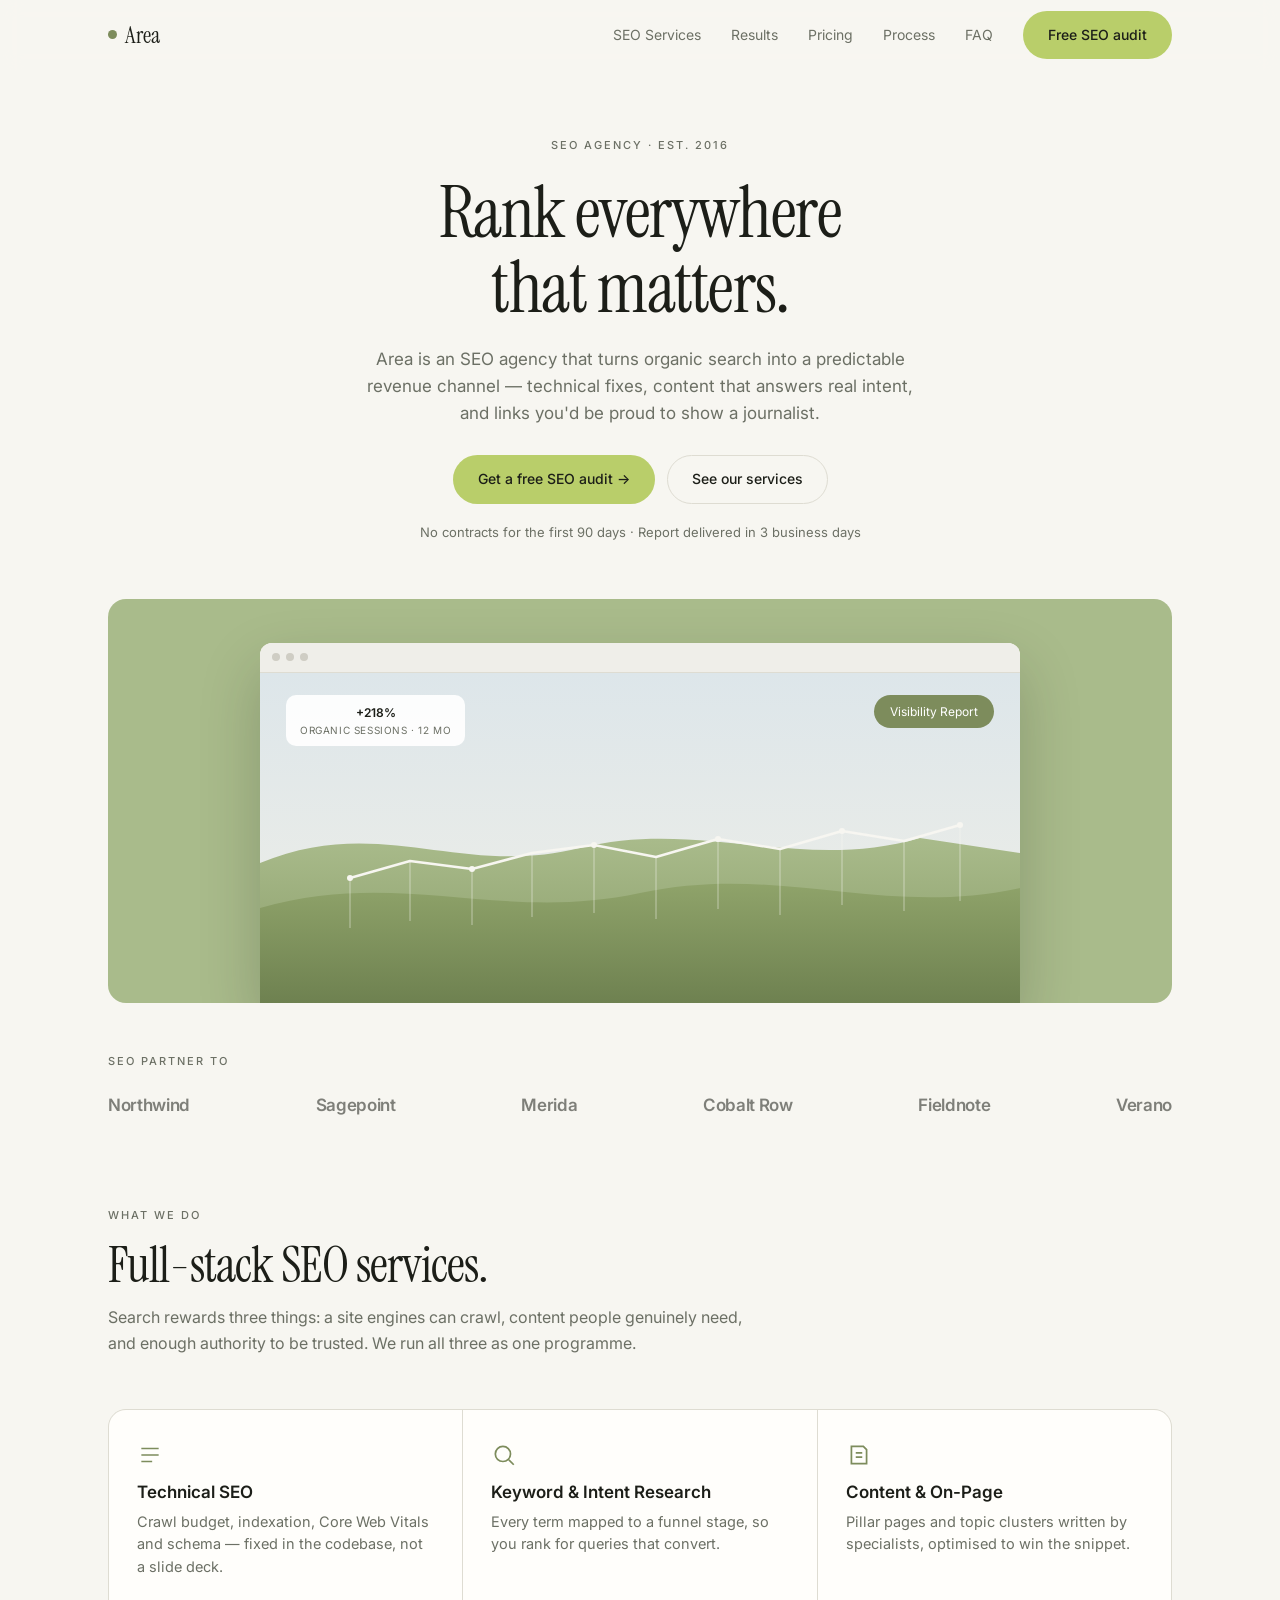
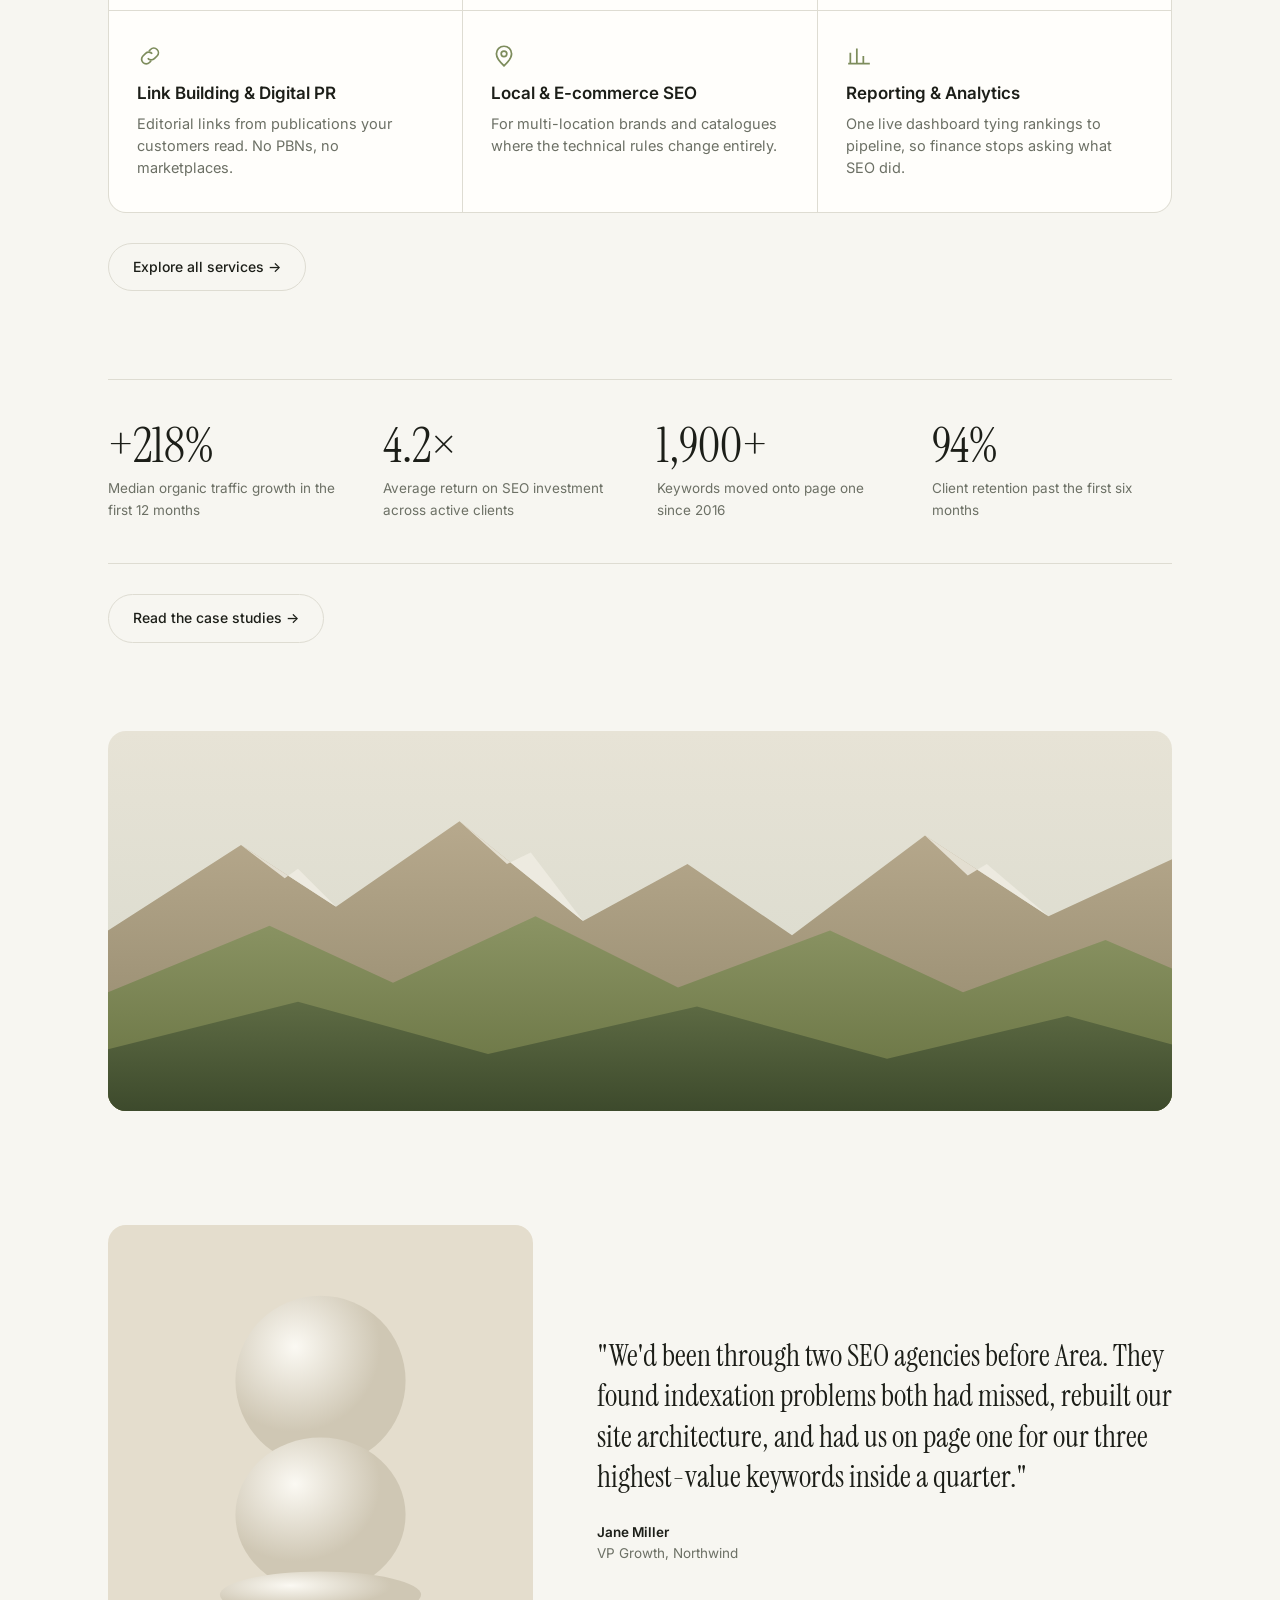
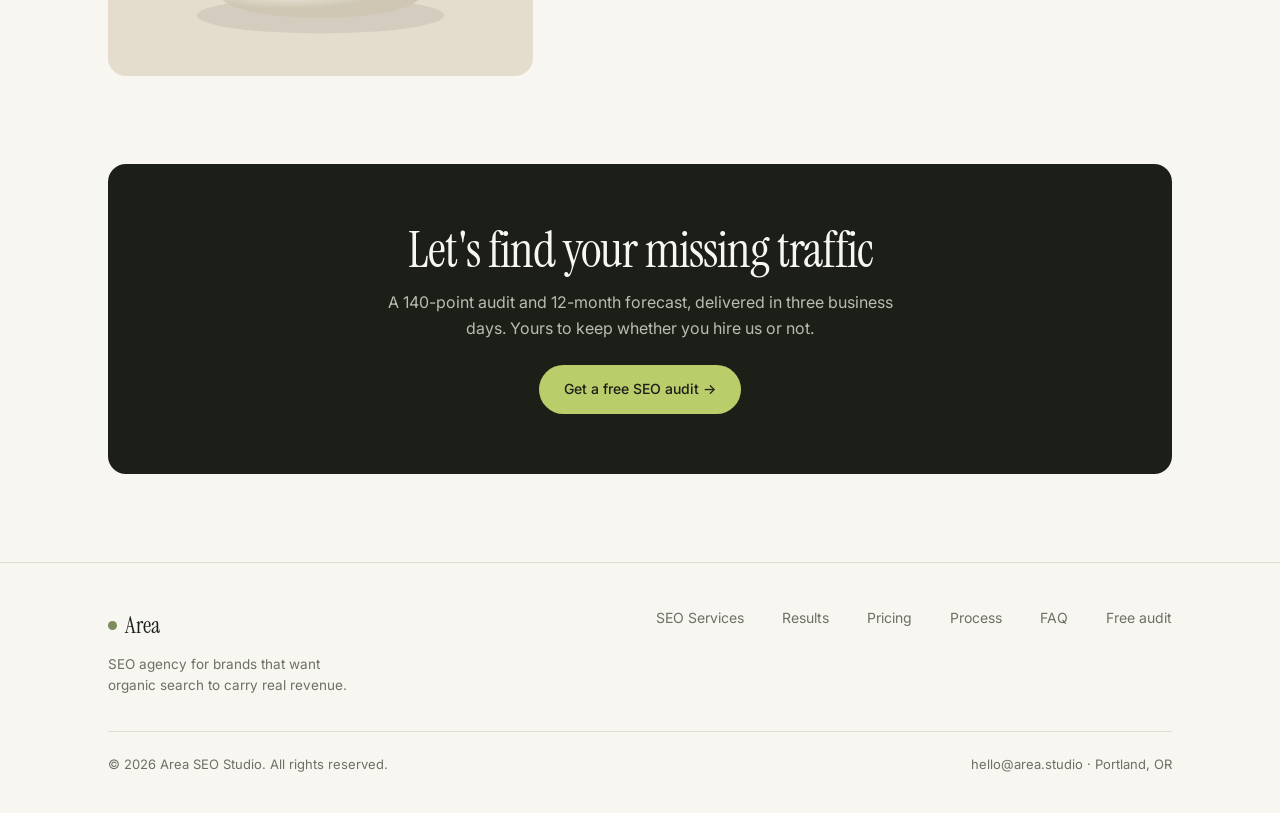
<file: main.html>
<!DOCTYPE html>
<html lang="en">
<head>
<meta charset="UTF-8">
<meta name="viewport" content="width=device-width,initial-scale=1">
<title>Area — SEO Agency for Technical SEO, Content &amp; Link Building</title>
<meta name="description" content="Area is an SEO agency that grows organic revenue through technical SEO, content systems and authority building. Free visibility audit within 3 business days.">
<link rel="preconnect" href="https://fonts.googleapis.com">
<link rel="preconnect" href="https://fonts.gstatic.com" crossorigin>
<link href="https://fonts.googleapis.com/css2?family=Instrument+Serif&family=Inter:wght@400;500;600&display=swap" rel="stylesheet">
<script type="application/ld+json">
{"@context":"https://schema.org","@type":["ProfessionalService","Organization"],"name":"Area","description":"SEO agency specialising in technical SEO, content strategy and authority building.","url":"https://area.studio/","email":"hello@area.studio","priceRange":"$$","address":{"@type":"PostalAddress","addressLocality":"Portland","addressRegion":"OR","addressCountry":"US"},"areaServed":"Worldwide","aggregateRating":{"@type":"AggregateRating","ratingValue":"4.9","reviewCount":"68"}}
</script>
<style>
:root{--cream:#F7F6F1;--paper:#FFFEFB;--ink:#1C1E18;--muted:#6C7065;--line:#DEDCD2;--olive:#7D8C5C;--sage:#A9BB8B;--lime:#B9CE6A;--sand:#E4DDCD;--max:1120px;--r:18px}
*{box-sizing:border-box;margin:0;padding:0}
body{background:var(--cream);color:var(--ink);font:400 16px/1.6 Inter,system-ui,sans-serif;-webkit-font-smoothing:antialiased}
.wrap{max-width:var(--max);margin:0 auto;padding:0 28px}
section{padding:88px 0}
h1,h2,h3{font-family:"Instrument Serif",Georgia,serif;font-weight:400;letter-spacing:-.02em;line-height:1.05}
h1{font-size:clamp(38px,6.8vw,72px)}
h2{font-size:clamp(30px,4.4vw,50px)}
h3{font-size:22px;line-height:1.25}
p{color:var(--muted)}
a{color:inherit;text-decoration:none}
svg{display:block;max-width:100%}
.sr{position:absolute;width:1px;height:1px;overflow:hidden;clip:rect(0 0 0 0);white-space:nowrap}
.skip{position:absolute;left:-999px;top:0;background:var(--ink);color:var(--cream);padding:10px 18px;border-radius:0 0 10px 0;z-index:99}
.skip:focus{left:0}
.label{font-size:11px;letter-spacing:.18em;text-transform:uppercase;color:var(--muted);font-weight:500}
/* centering fix */
.center{text-align:center}
.center p,p.center,.lede.center{margin-left:auto;margin-right:auto}
.lede{font-size:17px;max-width:560px}
.btn{display:inline-flex;align-items:center;gap:9px;padding:12px 24px;border-radius:999px;background:var(--lime);color:var(--ink);font-size:14px;font-weight:500;border:1px solid transparent;cursor:pointer;font-family:inherit;transition:.25s}
.btn:hover{background:var(--olive);color:#fff}
.btn.ghost{background:transparent;border-color:var(--line)}
.btn.ghost:hover{background:var(--ink);color:var(--cream);border-color:var(--ink)}
.site-head{position:sticky;top:0;z-index:60;background:rgba(247,246,241,.88);backdrop-filter:blur(10px);border-bottom:1px solid transparent;transition:border-color .3s}
.site-head.stuck{border-color:var(--line)}
.nav{display:flex;align-items:center;justify-content:space-between;height:70px;gap:24px}
.brand{font-family:"Instrument Serif",serif;font-size:23px;display:flex;align-items:center;gap:8px}
.brand i{width:9px;height:9px;border-radius:50%;background:var(--olive)}
.nav-links{display:flex;align-items:center;gap:30px;font-size:14px;color:var(--muted)}
.nav-links a:hover{color:var(--ink)}
.nav-links a.on{color:var(--ink);font-weight:500}
#burger{display:none;background:none;border:none;cursor:pointer;font-size:22px}
.page{display:none}
.page.on{display:block}
.page-head{padding:56px 0 0;text-align:center}
.crumbs{font-size:12.5px;color:var(--muted);margin-bottom:20px}
.crumbs span{margin:0 8px;opacity:.5}
.page-head h1{font-size:clamp(36px,5.8vw,62px);margin-bottom:18px}
.page-head .lede{margin-bottom:26px}
.hero{padding:66px 0 0;text-align:center}
.hero .label{margin-bottom:20px}
.hero h1{margin-bottom:20px}
.hero .lede{margin-bottom:28px}
.hero-cta{display:flex;gap:12px;justify-content:center;flex-wrap:wrap}
.hero-note{margin-top:18px;font-size:13px}
.stage{margin-top:56px;background:var(--sage);border-radius:var(--r);padding:44px 44px 0;position:relative;overflow:hidden}
.screen{position:relative;max-width:760px;margin:0 auto;border-radius:12px 12px 0 0;overflow:hidden;box-shadow:0 26px 60px rgba(28,30,24,.22);background:#fff}
.screen .bar{height:30px;background:#EFEEE9;display:flex;align-items:center;gap:6px;padding:0 12px;border-bottom:1px solid var(--line)}
.screen .bar b{width:8px;height:8px;border-radius:50%;background:#CFCDC4}
.chip{position:absolute;top:52px;left:26px;background:rgba(255,255,255,.92);border-radius:10px;padding:8px 14px;font-size:12px;font-weight:600}
.chip small{display:block;font-weight:400;color:var(--muted);font-size:10px;letter-spacing:.06em;text-transform:uppercase}
.pill{position:absolute;top:52px;right:26px;background:var(--olive);color:#fff;border-radius:999px;padding:7px 16px;font-size:12px}
.trust{padding:50px 0 0}
.marks{display:flex;justify-content:space-between;gap:26px;flex-wrap:wrap;margin-top:22px;opacity:.55}
.marks span{font-size:17px;font-weight:600;letter-spacing:-.02em}
.sec-head{max-width:640px;margin-bottom:52px}
.sec-head.center{margin-left:auto;margin-right:auto}
.sec-head .label{margin-bottom:14px;display:block}
.sec-head p{margin-top:14px}
.services{display:grid;grid-template-columns:repeat(3,1fr);gap:1px;background:var(--line);border:1px solid var(--line);border-radius:var(--r);overflow:hidden}
.svc{background:var(--paper);padding:32px 28px}
.svc:hover{background:#FBFAF4}
.svc .ic{width:26px;height:26px;color:var(--olive);margin-bottom:14px}
.svc h3{font-size:17px;font-family:Inter,sans-serif;font-weight:600;letter-spacing:0;margin-bottom:8px}
.svc p{font-size:14.5px;line-height:1.55}
.deep{display:grid;grid-template-columns:.9fr 1.1fr;gap:52px;padding:48px 0;border-top:1px solid var(--line)}
.deep:first-of-type{border-top:none;padding-top:0}
.deep .n{font-family:"Instrument Serif",serif;font-size:40px;color:var(--olive);line-height:1;margin-bottom:12px}
.deep h3{margin-bottom:12px}
.cols{display:grid;grid-template-columns:1fr 1fr;gap:26px}
.cols h4{font-size:12px;letter-spacing:.14em;text-transform:uppercase;color:var(--muted);font-weight:500;margin-bottom:10px}
.cols ul{list-style:none;font-size:14.5px;color:var(--muted)}
.cols li{padding:6px 0 6px 18px;position:relative}
.cols li:before{content:"";position:absolute;left:0;top:14px;width:5px;height:5px;border-radius:50%;background:var(--sage)}
.results{display:grid;grid-template-columns:repeat(4,1fr);gap:34px;border-top:1px solid var(--line);border-bottom:1px solid var(--line);padding:42px 0}
.stat .n{font-family:"Instrument Serif",serif;font-size:48px;line-height:1;margin-bottom:8px}
.stat p{font-size:13.5px}
.cases{display:grid;gap:22px;margin-top:48px}
.case{background:var(--paper);border:1px solid var(--line);border-radius:var(--r);padding:32px;display:grid;grid-template-columns:1.15fr .85fr;gap:40px;align-items:center}
.case .tag{font-size:11px;letter-spacing:.14em;text-transform:uppercase;color:var(--muted);margin-bottom:10px}
.case h3{margin-bottom:10px}
.case p{font-size:14.5px}
.metrics{display:grid;grid-template-columns:repeat(3,1fr);gap:18px;background:var(--cream);border-radius:12px;padding:24px 20px}
.metrics b{font-family:"Instrument Serif",serif;font-weight:400;font-size:29px;display:block;line-height:1.1;margin-bottom:4px}
.metrics span{font-size:12px;color:var(--muted);display:block;line-height:1.35}
.scene{border-radius:var(--r);overflow:hidden;line-height:0}
.scene svg{width:100%;height:auto}
.split{display:grid;grid-template-columns:1fr 1fr;gap:64px;align-items:center}
.split h2{margin-bottom:16px}
.checks{list-style:none;margin:24px 0 30px}
.checks li{display:flex;gap:12px;padding:11px 0;border-bottom:1px solid var(--line);font-size:14.5px;color:var(--muted)}
.checks li:last-child{border-bottom:none}
.checks svg{flex:none;margin-top:3px;color:var(--olive)}
.art{background:var(--sand);border-radius:var(--r);padding:42px;display:grid;place-items:center}
.plans{display:grid;grid-template-columns:repeat(3,1fr);gap:22px;margin-top:48px}
.plan{background:var(--paper);border:1px solid var(--line);border-radius:var(--r);padding:32px 28px;display:flex;flex-direction:column}
.plan.feature{background:var(--ink);border-color:var(--ink);color:var(--cream)}
.plan.feature p,.plan.feature li{color:#B9BDB1}
.plan .tag{font-size:11px;letter-spacing:.14em;text-transform:uppercase;color:var(--muted);margin-bottom:14px}
.plan.feature .tag{color:var(--lime)}
.plan .price{font-family:"Instrument Serif",serif;font-size:44px;line-height:1;margin-bottom:6px}
.plan .price span{font-family:Inter,sans-serif;font-size:13px;color:var(--muted)}
.plan.feature .price span{color:#B9BDB1}
.plan>p{font-size:14px;margin:12px 0 20px}
.plan ul{list-style:none;font-size:14px;color:var(--muted);margin-bottom:24px;flex:1}
.plan li{display:flex;gap:10px;padding:7px 0}
.plan li svg{flex:none;margin-top:4px;color:var(--olive)}
.plan.feature li svg{color:var(--lime)}
.plan .btn{justify-content:center}
.plan.feature .btn{background:var(--lime);color:var(--ink)}
.plan.feature .btn:hover{background:var(--sage)}
.tbl-wrap{margin-top:48px;background:var(--paper);border:1px solid var(--line);border-radius:var(--r);overflow:hidden}
table{width:100%;border-collapse:collapse;font-size:14.5px}
th,td{padding:16px 24px;text-align:left;border-bottom:1px solid var(--line)}
thead th{font-weight:500;font-size:12px;letter-spacing:.14em;text-transform:uppercase;color:var(--muted);background:#F2F1EA}
thead th:first-child{color:var(--ink)}
tbody tr:last-child td{border-bottom:none}
td:first-child{font-weight:500}
td:not(:first-child){color:var(--muted)}
.quote-row{display:grid;grid-template-columns:.85fr 1.15fr;gap:64px;align-items:center}
.quote blockquote{font-family:"Instrument Serif",serif;font-size:clamp(21px,2.5vw,30px);line-height:1.35}
.quote figcaption{margin-top:24px;font-size:13.5px}
.quote figcaption b{display:block;font-weight:600}
.quote figcaption span{color:var(--muted)}
.phase{display:grid;grid-template-columns:180px 1fr;gap:42px;padding:42px 0;border-top:1px solid var(--line)}
.phase:first-of-type{border-top:none;padding-top:0}
.phase .when{font-size:12px;letter-spacing:.14em;text-transform:uppercase;color:var(--muted)}
.phase .when b{font-family:"Instrument Serif",serif;font-size:42px;text-transform:none;color:var(--olive);display:block;font-weight:400;line-height:1;margin-bottom:8px;letter-spacing:-.02em}
.phase h3{margin-bottom:12px}
.phase p{max-width:640px}
.out{margin-top:18px;display:flex;gap:9px;flex-wrap:wrap}
.out span{font-size:12.5px;background:var(--paper);border:1px solid var(--line);border-radius:999px;padding:6px 14px;color:var(--muted)}
.faq{max-width:800px;margin:0 auto}
.faq-group{margin-bottom:42px}
.faq-group>h2{font-size:26px;margin-bottom:12px}
.qa{border-bottom:1px solid var(--line)}
.qa summary{list-style:none;cursor:pointer;padding:21px 0;display:flex;justify-content:space-between;gap:20px;align-items:center;font-size:17px;font-weight:500}
.qa summary::-webkit-details-marker{display:none}
.pm{flex:none;width:26px;height:26px;border-radius:50%;border:1px solid var(--line);display:grid;place-items:center;font-size:15px;color:var(--muted);transition:.25s}
.qa[open] .pm{background:var(--lime);border-color:var(--lime);color:var(--ink)}
.ans{padding:0 0 24px;font-size:15px;color:var(--muted);max-width:660px}
.cta-band{background:var(--ink);border-radius:var(--r);padding:60px 44px;text-align:center;color:var(--cream)}
.cta-band h2{margin-bottom:14px}
.cta-band p{color:#B9BDB1;max-width:520px;margin:0 auto 24px}
.cta-band .btn.ghost{border-color:#3B3F35;color:var(--cream)}
.cta-band .btn.ghost:hover{background:var(--cream);color:var(--ink)}
.contact{text-align:center;padding-bottom:100px}
.form{max-width:520px;margin:36px auto 0;display:grid;gap:12px;text-align:left}
.two{display:grid;grid-template-columns:1fr 1fr;gap:12px}
input,textarea,select{width:100%;padding:14px 18px;border:1px solid var(--line);border-radius:12px;background:var(--paper);font:inherit;font-size:15px;color:var(--ink)}
input::placeholder,textarea::placeholder{color:#A3A69B}
input:focus,textarea:focus,select:focus{outline:none;border-color:var(--olive)}
textarea{min-height:110px;resize:vertical}
.form .btn{justify-content:center}
#sent{display:none;background:var(--sage);border-radius:12px;padding:15px 20px;font-size:14.5px;text-align:center}
.site-foot{border-top:1px solid var(--line);padding:44px 0 38px}
.foot-grid{display:flex;justify-content:space-between;gap:32px;flex-wrap:wrap;margin-bottom:34px}
.foot-links{display:flex;gap:38px;font-size:14px;color:var(--muted);flex-wrap:wrap}
.foot-links a:hover{color:var(--ink)}
.foot-bot{display:flex;justify-content:space-between;gap:16px;flex-wrap:wrap;font-size:13px;color:var(--muted);border-top:1px solid var(--line);padding-top:22px}
@media(max-width:940px){
section{padding:62px 0}
.services{grid-template-columns:1fr 1fr}
.results{grid-template-columns:1fr 1fr;gap:26px}
.split,.quote-row,.deep,.case,.phase{grid-template-columns:1fr;gap:30px}
.plans{grid-template-columns:1fr;gap:20px}
.stage{padding:26px 20px 0}
.cta-band{padding:46px 24px}
.nav-links{position:absolute;top:70px;left:20px;right:20px;flex-direction:column;align-items:stretch;gap:0;background:var(--paper);border:1px solid var(--line);border-radius:14px;padding:8px;display:none}
.nav-links.open{display:flex}
.nav-links a{padding:12px 14px}
#burger{display:block}
.chip,.pill{display:none}
}
@media(max-width:560px){
.services,.cols,.metrics{grid-template-columns:1fr}
.two{grid-template-columns:1fr}
.tbl-wrap{overflow-x:auto}
table{min-width:520px}
}
</style>
</head>
<body>
<a class="skip" href="#main">Skip to content</a>

<header class="site-head" id="head">
<div class="wrap">
<nav class="nav" aria-label="Primary">
<a href="#/" class="brand"><i></i>Area</a>
<button id="burger" aria-label="Toggle menu" aria-expanded="false">☰</button>
<div class="nav-links" id="menu">
<a href="#/services" data-nav="services">SEO Services</a>
<a href="#/results" data-nav="results">Results</a>
<a href="#/pricing" data-nav="pricing">Pricing</a>
<a href="#/process" data-nav="process">Process</a>
<a href="#/faq" data-nav="faq">FAQ</a>
<a href="#/contact" class="btn" data-nav="contact">Free SEO audit</a>
</div>
</nav>
</div>
</header>

<main id="main">

<!-- ══ HOME ══ -->
<div class="page" id="p-home">
<section class="hero">
<div class="wrap">
<p class="label">SEO Agency · Est. 2016</p>
<h1>Rank everywhere<br>that matters.</h1>
<p class="lede center">Area is an SEO agency that turns organic search into a predictable revenue channel — technical fixes, content that answers real intent, and links you'd be proud to show a journalist.</p>
<div class="hero-cta">
<a href="#/contact" class="btn">Get a free SEO audit →</a>
<a href="#/services" class="btn ghost">See our services</a>
</div>
<p class="hero-note center">No contracts for the first 90 days · Report delivered in 3 business days</p>
<div class="stage">
<div class="screen">
<div class="bar"><b></b><b></b><b></b></div>
<svg viewBox="0 0 760 330" role="img" aria-label="Chart showing organic sessions climbing over twelve months">
<defs>
<linearGradient id="g-sky" x1="0" y1="0" x2="0" y2="1"><stop offset="0" stop-color="#DDE6EA"/><stop offset="1" stop-color="#F0EFE7"/></linearGradient>
<linearGradient id="g-h1" x1="0" y1="0" x2="0" y2="1"><stop offset="0" stop-color="#8FA36A"/><stop offset="1" stop-color="#6E8150"/></linearGradient>
<linearGradient id="g-h2" x1="0" y1="0" x2="0" y2="1"><stop offset="0" stop-color="#A9BB8B"/><stop offset="1" stop-color="#879A66"/></linearGradient>
</defs>
<rect width="760" height="330" fill="url(#g-sky)"/>
<path d="M0 190C120 140 200 205 320 175 440 145 540 200 660 165L760 180V330H0Z" fill="url(#g-h2)"/>
<path d="M0 235C140 195 240 250 380 220 520 190 620 245 760 215V330H0Z" fill="url(#g-h1)"/>
<g stroke="#F7F6F1" stroke-width="1" opacity=".5"><path d="M90 205V255M150 188V248M212 196V252M272 180V244M334 172V240M396 184V246M458 166V236M520 176V242M582 158V232M644 168V238M700 152V228"/></g>
<path d="M90 205 150 188 212 196 272 180 334 172 396 184 458 166 520 176 582 158 644 168 700 152" fill="none" stroke="#F7F6F1" stroke-width="2.5" stroke-linejoin="round"/>
<g fill="#F7F6F1"><circle cx="90" cy="205" r="3"/><circle cx="212" cy="196" r="3"/><circle cx="334" cy="172" r="3"/><circle cx="458" cy="166" r="3"/><circle cx="582" cy="158" r="3"/><circle cx="700" cy="152" r="3"/></g>
</svg>
<div class="chip">+218%<small>Organic sessions · 12 mo</small></div>
<div class="pill">Visibility Report</div>
</div>
</div>
</div>
</section>

<section class="trust" aria-label="Clients">
<div class="wrap">
<p class="label">SEO partner to</p>
<div class="marks"><span>Northwind</span><span>Sagepoint</span><span>Merida</span><span>Cobalt&nbsp;Row</span><span>Fieldnote</span><span>Verano</span></div>
</div>
</section>

<section>
<div class="wrap">
<div class="sec-head">
<span class="label">What we do</span>
<h2>Full-stack SEO services.</h2>
<p>Search rewards three things: a site engines can crawl, content people genuinely need, and enough authority to be trusted. We run all three as one programme.</p>
</div>
<div class="services">
<article class="svc"><svg class="ic" viewBox="0 0 24 24" fill="none" stroke="currentColor" stroke-width="1.6" aria-hidden="true"><path d="M4 6h16M4 12h16M4 18h10"/></svg><h3>Technical SEO</h3><p>Crawl budget, indexation, Core Web Vitals and schema — fixed in the codebase, not a slide deck.</p></article>
<article class="svc"><svg class="ic" viewBox="0 0 24 24" fill="none" stroke="currentColor" stroke-width="1.6" aria-hidden="true"><circle cx="11" cy="11" r="7"/><path d="M16.5 16.5 21 21"/></svg><h3>Keyword &amp; Intent Research</h3><p>Every term mapped to a funnel stage, so you rank for queries that convert.</p></article>
<article class="svc"><svg class="ic" viewBox="0 0 24 24" fill="none" stroke="currentColor" stroke-width="1.6" aria-hidden="true"><path d="M5 4h11l3 3v13H5z"/><path d="M9 10h6M9 14h6"/></svg><h3>Content &amp; On-Page</h3><p>Pillar pages and topic clusters written by specialists, optimised to win the snippet.</p></article>
<article class="svc"><svg class="ic" viewBox="0 0 24 24" fill="none" stroke="currentColor" stroke-width="1.6" aria-hidden="true"><path d="M10 14a4 4 0 0 0 6 .5l2.5-2.5a4.2 4.2 0 0 0-6-6L11 7.5"/><path d="M14 10a4 4 0 0 0-6-.5L5.5 12a4.2 4.2 0 0 0 6 6L13 16.5"/></svg><h3>Link Building &amp; Digital PR</h3><p>Editorial links from publications your customers read. No PBNs, no marketplaces.</p></article>
<article class="svc"><svg class="ic" viewBox="0 0 24 24" fill="none" stroke="currentColor" stroke-width="1.6" aria-hidden="true"><path d="M12 21s7-6.2 7-11a7 7 0 1 0-14 0c0 4.8 7 11 7 11z"/><circle cx="12" cy="10" r="2.6"/></svg><h3>Local &amp; E-commerce SEO</h3><p>For multi-location brands and catalogues where the technical rules change entirely.</p></article>
<article class="svc"><svg class="ic" viewBox="0 0 24 24" fill="none" stroke="currentColor" stroke-width="1.6" aria-hidden="true"><path d="M4 19V9M10 19V5M16 19v-7M22 19H2"/></svg><h3>Reporting &amp; Analytics</h3><p>One live dashboard tying rankings to pipeline, so finance stops asking what SEO did.</p></article>
</div>
<p style="margin-top:30px"><a href="#/services" class="btn ghost">Explore all services →</a></p>
</div>
</section>

<section style="padding-top:0">
<div class="wrap">
<div class="results">
<div class="stat"><div class="n">+218%</div><p>Median organic traffic growth in the first 12 months</p></div>
<div class="stat"><div class="n">4.2×</div><p>Average return on SEO investment across active clients</p></div>
<div class="stat"><div class="n">1,900+</div><p>Keywords moved onto page one since 2016</p></div>
<div class="stat"><div class="n">94%</div><p>Client retention past the first six months</p></div>
</div>
<p style="margin-top:30px"><a href="#/results" class="btn ghost">Read the case studies →</a></p>
</div>
</section>

<section style="padding-top:0">
<div class="wrap"><div class="scene">
<svg viewBox="0 0 1120 400" role="img" aria-label="Layered mountain range at dawn">
<defs>
<linearGradient id="g-s2" x1="0" y1="0" x2="0" y2="1"><stop offset="0" stop-color="#E7E3D6"/><stop offset="1" stop-color="#D6D8CB"/></linearGradient>
<linearGradient id="g-m1" x1="0" y1="0" x2="0" y2="1"><stop offset="0" stop-color="#B7A98D"/><stop offset="1" stop-color="#8E8468"/></linearGradient>
<linearGradient id="g-m2" x1="0" y1="0" x2="0" y2="1"><stop offset="0" stop-color="#8B9464"/><stop offset="1" stop-color="#65703F"/></linearGradient>
<linearGradient id="g-m3" x1="0" y1="0" x2="0" y2="1"><stop offset="0" stop-color="#5E6B44"/><stop offset="1" stop-color="#3D4A2C"/></linearGradient>
</defs>
<rect width="1120" height="400" fill="url(#g-s2)"/>
<path d="M0 210 140 120 240 185 370 95 500 200 610 140 720 215 860 110 990 195 1120 135V400H0Z" fill="url(#g-m1)"/>
<path d="M140 120 186 155 200 145 240 185ZM370 95 420 140 445 128 500 200ZM860 110 905 152 925 140 990 195Z" fill="#F1EEE4" opacity=".8"/>
<path d="M0 275 170 205 300 265 450 195 600 270 760 210 900 275 1050 220 1120 250V400H0Z" fill="url(#g-m2)"/>
<path d="M0 335 200 285 400 340 620 290 820 345 1010 300 1120 330V400H0Z" fill="url(#g-m3)"/>
</svg>
</div></div>
</section>

<section style="padding-top:26px">
<div class="wrap"><div class="quote-row">
<div class="art" style="padding:32px">
<svg viewBox="0 0 280 300" role="img" aria-label="Balanced stone forms">
<defs><radialGradient id="g-st" cx=".35" cy=".3"><stop offset="0" stop-color="#FBF9F3"/><stop offset="1" stop-color="#CFC7B4"/></radialGradient></defs>
<ellipse cx="140" cy="278" rx="96" ry="14" fill="#000" opacity=".07"/>
<circle cx="140" cy="96" r="66" fill="url(#g-st)"/>
<path d="M74 200a66 60 0 0 1 132 0 66 60 0 0 1-132 0z" fill="url(#g-st)"/>
<ellipse cx="140" cy="262" rx="78" ry="18" fill="url(#g-st)"/>
</svg>
</div>
<figure class="quote">
<blockquote>"We'd been through two SEO agencies before Area. They found indexation problems both had missed, rebuilt our site architecture, and had us on page one for our three highest-value keywords inside a quarter."</blockquote>
<figcaption><b>Jane Miller</b><span>VP Growth, Northwind</span></figcaption>
</figure>
</div></div>
</section>

<section style="padding-top:0">
<div class="wrap"><div class="cta-band">
<h2>Let's find your missing traffic</h2>
<p>A 140-point audit and 12-month forecast, delivered in three business days. Yours to keep whether you hire us or not.</p>
<a href="#/contact" class="btn">Get a free SEO audit →</a>
</div></div>
</section>
</div>

<!-- ══ SERVICES ══ -->
<div class="page" id="p-services">
<section class="page-head">
<div class="wrap">
<nav class="crumbs" aria-label="Breadcrumb"><a href="#/">Home</a><span>/</span>SEO Services</nav>
<h1>SEO services, end to end.</h1>
<p class="lede center">Six disciplines, one programme. We don't sell them as separate retainers because search doesn't reward them separately.</p>
<a href="#/contact" class="btn">Get a free SEO audit →</a>
</div>
</section>
<section style="padding-top:64px">
<div class="wrap">

<article class="deep">
<div><div class="n">01</div><h3>Technical SEO</h3><p>The unglamorous work that sets your ceiling. We find what's stopping engines from crawling, rendering and trusting your site — then fix it in the codebase rather than handing over a spreadsheet.</p></div>
<div class="cols">
<div><h4>What we do</h4><ul><li>Crawl and indexation audits</li><li>Server log-file analysis</li><li>Core Web Vitals and page speed</li><li>JavaScript rendering review</li><li>Site architecture and internal linking</li></ul></div>
<div><h4>What you get</h4><ul><li>Prioritised, ticket-ready fix list</li><li>Schema markup implemented</li><li>XML sitemap and robots strategy</li><li>Migration and redirect QA</li><li>Monthly technical health score</li></ul></div>
</div>
</article>

<article class="deep">
<div><div class="n">02</div><h3>Keyword &amp; Intent Research</h3><p>Volume is a vanity metric on its own. We classify every query by what the searcher actually wants, then map it to the funnel stage it belongs to — so effort goes where revenue is.</p></div>
<div class="cols">
<div><h4>What we do</h4><ul><li>Full keyword universe build</li><li>Semantic clustering by topic</li><li>SERP intent classification</li><li>Competitor gap analysis</li><li>Share-of-voice modelling</li></ul></div>
<div><h4>What you get</h4><ul><li>Keyword map tied to URLs</li><li>Priority scoring by difficulty and value</li><li>12-month traffic forecast</li><li>Revenue projection with assumptions</li><li>Quarterly refresh</li></ul></div>
</div>
</article>

<article class="deep">
<div><div class="n">03</div><h3>Content &amp; On-Page SEO</h3><p>Written by subject specialists, reviewed by people who know your category, and structured so both search engines and AI assistants can lift the answer cleanly.</p></div>
<div class="cols">
<div><h4>What we do</h4><ul><li>Editorial calendar and briefs</li><li>Pillar pages and topic clusters</li><li>Long-form expert content</li><li>Title, meta and heading optimisation</li><li>Content refresh and pruning</li></ul></div>
<div><h4>What you get</h4><ul><li>2–10 pieces per month by plan</li><li>Internal linking implemented</li><li>Featured snippet formatting</li><li>Author bios and E-E-A-T signals</li><li>Performance review per piece</li></ul></div>
</div>
</article>

<article class="deep">
<div><div class="n">04</div><h3>Link Building &amp; Digital PR</h3><p>We earn links the slow, defensible way. Every placement is one you could show a journalist without wincing — because in most cases a journalist put it there.</p></div>
<div class="cols">
<div><h4>What we do</h4><ul><li>Original data studies and surveys</li><li>Journalist outreach and commentary</li><li>Broken link and mention reclaim</li><li>Backlink toxicity audit and disavow</li><li>Competitor link gap analysis</li></ul></div>
<div><h4>What we never do</h4><ul><li>Private blog networks</li><li>Paid link marketplaces</li><li>Directory and forum spam</li><li>Automated guest post blasts</li><li>Anything we'd hide from Google</li></ul></div>
</div>
</article>

<article class="deep">
<div><div class="n">05</div><h3>Local &amp; E-commerce SEO</h3><p>Multi-location brands and large catalogues break the standard playbook. Faceted navigation, duplicate templates and proximity ranking all need their own approach.</p></div>
<div class="cols">
<div><h4>Local</h4><ul><li>Google Business Profile optimisation</li><li>Location landing page systems</li><li>Citation consistency and cleanup</li><li>Review generation strategy</li></ul></div>
<div><h4>E-commerce</h4><ul><li>Faceted navigation and canonicals</li><li>Category page optimisation</li><li>Product and review schema</li><li>Out-of-stock and pagination handling</li></ul></div>
</div>
</article>

<article class="deep">
<div><div class="n">06</div><h3>Reporting &amp; Analytics</h3><p>One live dashboard, one honest monthly summary, and a fortnightly call with the strategist doing the work — not an account manager relaying it second-hand.</p></div>
<div class="cols">
<div><h4>What we track</h4><ul><li>GA4 and Search Console integration</li><li>Rank tracking incl. AI Overviews</li><li>Share of voice vs competitors</li><li>Technical health over time</li></ul></div>
<div><h4>How we report</h4><ul><li>Attribution to leads and revenue</li><li>Written monthly narrative</li><li>Fortnightly strategist call</li><li>Full data access, always exportable</li></ul></div>
</div>
</article>

</div>
</section>
<section style="padding-top:0">
<div class="wrap"><div class="cta-band">
<h2>Not sure which you need?</h2>
<p>The free audit tells you. We'll show which of these six would move the needle fastest on your site, in priority order.</p>
<a href="#/contact" class="btn">Get a free SEO audit →</a> <a href="#/pricing" class="btn ghost">See pricing</a>
</div></div>
</section>
</div>

<!-- ══ RESULTS ══ -->
<div class="page" id="p-results">
<section class="page-head">
<div class="wrap">
<nav class="crumbs" aria-label="Breadcrumb"><a href="#/">Home</a><span>/</span>Results</nav>
<h1>The numbers, with the working shown.</h1>
<p class="lede center">Every figure below is measured in GA4 and Search Console, not estimated by a third-party tool. Where we've excluded branded traffic, we say so.</p>
<a href="#/contact" class="btn">See what's possible for you →</a>
</div>
</section>
<section style="padding-top:60px">
<div class="wrap">
<div class="results">
<div class="stat"><div class="n">+218%</div><p>Median non-branded organic traffic growth in year one</p></div>
<div class="stat"><div class="n">4.2×</div><p>Average return on SEO investment across active clients</p></div>
<div class="stat"><div class="n">1,900+</div><p>Keywords moved onto page one since 2016</p></div>
<div class="stat"><div class="n">94%</div><p>Client retention past the first six months</p></div>
</div>
<div class="cases">
<article class="case">
<div><p class="tag">B2B SaaS · 14 months</p><h3>Northwind</h3><p>Two previous agencies had left a fragmented site with 40% of key pages excluded from the index. We rebuilt the architecture, consolidated 300 thin pages into 60 cluster hubs, and shipped a fix list their engineers deployed over six sprints.</p></div>
<div class="metrics"><div><b>+312%</b><span>Non-branded sessions</span></div><div><b>3</b><span>Head terms on page one</span></div><div><b>−61%</b><span>Cost per lead</span></div></div>
</article>
<article class="case">
<div><p class="tag">E-commerce · 11 months</p><h3>Merida</h3><p>A 12,000-SKU catalogue with faceted navigation generating millions of crawlable URL combinations. We rewrote the canonical logic, cut crawl waste by three quarters, and rebuilt category pages around buying intent rather than internal taxonomy.</p></div>
<div class="metrics"><div><b>+184%</b><span>Organic revenue YoY</span></div><div><b>−76%</b><span>Wasted crawl budget</span></div><div><b>2.4×</b><span>Category conversion</span></div></div>
</article>
<article class="case">
<div><p class="tag">Multi-location retail · 9 months</p><h3>Verano</h3><p>38 locations sharing one thin template and competing with each other in local packs. We built a location page system with genuine local content, cleaned up 400+ inconsistent citations, and put review generation into their POS flow.</p></div>
<div class="metrics"><div><b>+91%</b><span>Local pack impressions</span></div><div><b>+147%</b><span>Direction requests</span></div><div><b>4.7★</b><span>Rating, up from 4.1</span></div></div>
</article>
</div>
</div>
</section>
<section style="padding-top:0">
<div class="wrap"><div class="cta-band">
<h2>What would yours look like?</h2>
<p>The free audit includes a 12-month forecast for your own domain, with every assumption laid out so you can argue with it.</p>
<a href="#/contact" class="btn">Get a free SEO audit →</a> <a href="#/process" class="btn ghost">See how we work</a>
</div></div>
</section>
</div>

<!-- ══ PRICING ══ -->
<div class="page" id="p-pricing">
<section class="page-head">
<div class="wrap">
<nav class="crumbs" aria-label="Breadcrumb"><a href="#/">Home</a><span>/</span>Pricing</nav>
<h1>Pricing you can read<br>without a call.</h1>
<p class="lede center">Published rates, scope-based rather than headcount-based, no lock-in past month three — and the roadmap goes with you if you leave.</p>
<a href="#/contact" class="btn">Get a free SEO audit →</a>
</div>
</section>
<section style="padding-top:52px">
<div class="wrap">
<div class="plans">
<article class="plan">
<p class="tag">Foundation</p>
<div class="price">$2,400<span> / month</span></div>
<p>For smaller sites that need the technical basics right before scaling content.</p>
<ul>
<li><svg width="14" height="14" viewBox="0 0 20 20" fill="none" stroke="currentColor" stroke-width="2.2" aria-hidden="true"><path d="M4 10.5 8 14.5 16 6"/></svg>Full technical audit &amp; fixes</li>
<li><svg width="14" height="14" viewBox="0 0 20 20" fill="none" stroke="currentColor" stroke-width="2.2" aria-hidden="true"><path d="M4 10.5 8 14.5 16 6"/></svg>Keyword map, up to 150 terms</li>
<li><svg width="14" height="14" viewBox="0 0 20 20" fill="none" stroke="currentColor" stroke-width="2.2" aria-hidden="true"><path d="M4 10.5 8 14.5 16 6"/></svg>2 optimised pages per month</li>
<li><svg width="14" height="14" viewBox="0 0 20 20" fill="none" stroke="currentColor" stroke-width="2.2" aria-hidden="true"><path d="M4 10.5 8 14.5 16 6"/></svg>Monthly reporting dashboard</li>
<li><svg width="14" height="14" viewBox="0 0 20 20" fill="none" stroke="currentColor" stroke-width="2.2" aria-hidden="true"><path d="M4 10.5 8 14.5 16 6"/></svg>Monthly strategist call</li>
</ul>
<a href="#/contact?plan=foundation" class="btn ghost">Start with Foundation</a>
</article>
<article class="plan feature">
<p class="tag">Growth · Most chosen</p>
<div class="price">$5,800<span> / month</span></div>
<p>Our core programme: technical, content and links running in parallel every month.</p>
<ul>
<li><svg width="14" height="14" viewBox="0 0 20 20" fill="none" stroke="currentColor" stroke-width="2.2" aria-hidden="true"><path d="M4 10.5 8 14.5 16 6"/></svg>Everything in Foundation</li>
<li><svg width="14" height="14" viewBox="0 0 20 20" fill="none" stroke="currentColor" stroke-width="2.2" aria-hidden="true"><path d="M4 10.5 8 14.5 16 6"/></svg>6 content pieces per month</li>
<li><svg width="14" height="14" viewBox="0 0 20 20" fill="none" stroke="currentColor" stroke-width="2.2" aria-hidden="true"><path d="M4 10.5 8 14.5 16 6"/></svg>4–6 editorial links per month</li>
<li><svg width="14" height="14" viewBox="0 0 20 20" fill="none" stroke="currentColor" stroke-width="2.2" aria-hidden="true"><path d="M4 10.5 8 14.5 16 6"/></svg>Dedicated senior strategist</li>
<li><svg width="14" height="14" viewBox="0 0 20 20" fill="none" stroke="currentColor" stroke-width="2.2" aria-hidden="true"><path d="M4 10.5 8 14.5 16 6"/></svg>Fortnightly strategy calls</li>
<li><svg width="14" height="14" viewBox="0 0 20 20" fill="none" stroke="currentColor" stroke-width="2.2" aria-hidden="true"><path d="M4 10.5 8 14.5 16 6"/></svg>Conversion testing on top pages</li>
</ul>
<a href="#/contact?plan=growth" class="btn">Talk to a strategist</a>
</article>
<article class="plan">
<p class="tag">Enterprise</p>
<div class="price">Custom</div>
<p>Multi-market, multi-domain or high-catalogue sites needing embedded support.</p>
<ul>
<li><svg width="14" height="14" viewBox="0 0 20 20" fill="none" stroke="currentColor" stroke-width="2.2" aria-hidden="true"><path d="M4 10.5 8 14.5 16 6"/></svg>Everything in Growth</li>
<li><svg width="14" height="14" viewBox="0 0 20 20" fill="none" stroke="currentColor" stroke-width="2.2" aria-hidden="true"><path d="M4 10.5 8 14.5 16 6"/></svg>International &amp; hreflang strategy</li>
<li><svg width="14" height="14" viewBox="0 0 20 20" fill="none" stroke="currentColor" stroke-width="2.2" aria-hidden="true"><path d="M4 10.5 8 14.5 16 6"/></svg>Migration planning &amp; QA</li>
<li><svg width="14" height="14" viewBox="0 0 20 20" fill="none" stroke="currentColor" stroke-width="2.2" aria-hidden="true"><path d="M4 10.5 8 14.5 16 6"/></svg>Embedded engineer, shared Slack</li>
<li><svg width="14" height="14" viewBox="0 0 20 20" fill="none" stroke="currentColor" stroke-width="2.2" aria-hidden="true"><path d="M4 10.5 8 14.5 16 6"/></svg>Quarterly exec reporting</li>
</ul>
<a href="#/contact?plan=enterprise" class="btn ghost">Request a quote</a>
</article>
</div>
<p class="center" style="margin-top:24px;font-size:13.5px">All plans: 3-month minimum, then 30-day rolling · Content and link volumes are minimums, not caps</p>
</div>
</section>
<section style="padding-top:24px">
<div class="wrap">
<div class="sec-head center" style="max-width:620px">
<span class="label">Why Area</span>
<h2>Fewer retainers, more ownership.</h2>
<p>How the model compares to the two alternatives most teams weigh it against.</p>
</div>
<div class="tbl-wrap">
<table>
<caption class="sr">Comparison of Area against in-house teams and typical agencies</caption>
<thead><tr><th scope="col">Area</th><th scope="col">In-house team</th><th scope="col">Typical agency</th></tr></thead>
<tbody>
<tr><td>Senior strategist on every account</td><td>Depends on hiring budget</td><td>Junior account manager</td></tr>
<tr><td>Engineers ship the fixes</td><td>Competing with product roadmap</td><td>Recommendations handed off</td></tr>
<tr><td>Forecasts tied to revenue</td><td>Traffic-first reporting</td><td>Ranking screenshots</td></tr>
<tr><td>Roadmap is yours to keep</td><td>Internal by default</td><td>Locked in the retainer</td></tr>
<tr><td>30-day rolling after month three</td><td>Fixed headcount cost</td><td>12-month minimum</td></tr>
<tr><td>Transparent pricing</td><td>—</td><td>Quote on request</td></tr>
</tbody>
</table>
</div>
</div>
</section>
<section style="padding-top:0">
<div class="wrap"><div class="cta-band">
<h2>Still weighing it up?</h2>
<p>Start with the free audit. It'll tell you which plan fits — and whether you need us at all.</p>
<a href="#/contact" class="btn">Get a free SEO audit →</a> <a href="#/faq" class="btn ghost">Read the FAQ</a>
</div></div>
</section>
</div>

<!-- ══ PROCESS ══ -->
<div class="page" id="p-process">
<section class="page-head">
<div class="wrap">
<nav class="crumbs" aria-label="Breadcrumb"><a href="#/">Home</a><span>/</span>Process</nav>
<h1>Map your search growth.</h1>
<p class="lede center">Four phases over twelve months. Here's exactly what happens, when it happens, and what lands on your desk at the end of each one.</p>
<a href="#/contact" class="btn">Start with phase one →</a>
</div>
</section>
<section style="padding-top:60px">
<div class="wrap">
<article class="phase">
<div class="when"><b>01</b>Weeks 1–3</div>
<div><h3>Audit &amp; forecast</h3><p>Before anything ships, we run a 140-point diagnostic across your technical setup, content and backlink profile, benchmark you against the three competitors actually taking your traffic, and build a revenue forecast so you know the size of the prize before spending a dollar on execution.</p>
<div class="out"><span>140-point audit document</span><span>Competitor share-of-voice model</span><span>12-month revenue forecast</span><span>Prioritised roadmap</span></div></div>
</article>
<article class="phase">
<div class="when"><b>02</b>Months 1–3</div>
<div><h3>Fix the foundation</h3><p>Technical remediation first, because it's the fastest ranking movement available and everything else compounds on top of it. Our engineers work in your codebase or CMS where access allows; where your team owns deploys, we supply ticket-ready specs and review each release before it goes out.</p>
<div class="out"><span>Crawl &amp; indexation fixes</span><span>Core Web Vitals work</span><span>Schema implemented</span><span>Architecture &amp; internal links</span></div></div>
</article>
<article class="phase">
<div class="when"><b>03</b>Months 2–12</div>
<div><h3>Publish &amp; earn authority</h3><p>Content clusters ship monthly against the keyword map, written by subject specialists and structured to win snippets and AI citations. In parallel, digital PR earns editorial links through original data and expert commentary — the kind of coverage that survives an algorithm update.</p>
<div class="out"><span>Monthly content calendar</span><span>Pillar pages &amp; clusters</span><span>Data studies</span><span>Journalist outreach</span></div></div>
</article>
<article class="phase">
<div class="when"><b>04</b>Ongoing</div>
<div><h3>Measure &amp; compound</h3><p>A live dashboard tying rankings to leads and revenue, conversion testing on your highest-traffic landing pages, and a fortnightly call with the strategist doing the work. When the algorithm shifts — and it will — we tell you what changed and what we're doing about it, in writing.</p>
<div class="out"><span>Live GA4 + GSC dashboard</span><span>Fortnightly strategy calls</span><span>Conversion testing</span><span>Algorithm update briefings</span></div></div>
</article>
</div>
</section>
<section style="padding-top:0">
<div class="wrap"><div class="scene">
<svg viewBox="0 0 1120 380" role="img" aria-label="Aerial view of a winding river through green valleys">
<defs>
<linearGradient id="g-v1" x1="0" y1="0" x2="0" y2="1"><stop offset="0" stop-color="#7E9550"/><stop offset="1" stop-color="#4E6134"/></linearGradient>
<linearGradient id="g-v2" x1="0" y1="0" x2="0" y2="1"><stop offset="0" stop-color="#93A85F"/><stop offset="1" stop-color="#61773D"/></linearGradient>
</defs>
<rect width="1120" height="380" fill="url(#g-v1)"/>
<path d="M0 300C180 230 260 320 430 250 600 180 700 275 880 205 1000 158 1070 200 1120 175V380H0Z" fill="url(#g-v2)" opacity=".9"/>
<path d="M0 120C150 90 230 150 360 130 520 105 600 60 760 78 900 94 1010 60 1120 72V0H0Z" fill="#3F5230" opacity=".85"/>
<path d="M-20 355C160 300 210 250 360 235 520 219 590 178 700 168 830 156 900 122 1010 108 1070 100 1100 96 1140 92" fill="none" stroke="#DDE3D2" stroke-width="9" stroke-linecap="round"/>
<path d="M-20 355C160 300 210 250 360 235 520 219 590 178 700 168 830 156 900 122 1010 108 1070 100 1100 96 1140 92" fill="none" stroke="#F4F5EE" stroke-width="3.5" stroke-linecap="round" opacity=".8"/>
<g fill="#3A4B2B" opacity=".5"><ellipse cx="180" cy="330" rx="60" ry="20"/><ellipse cx="520" cy="300" rx="70" ry="22"/><ellipse cx="900" cy="270" rx="64" ry="20"/></g>
</svg>
</div></div>
</section>
<section style="padding-top:26px">
<div class="wrap"><div class="split">
<div>
<span class="label">The starting point</span>
<h2 style="margin-top:14px">Your free SEO audit</h2>
<p>Most agencies open with a pitch deck. We open with a diagnostic of your site, delivered in three business days — yours to keep whether you hire us or not.</p>
<ul class="checks">
<li><svg width="15" height="15" viewBox="0 0 20 20" fill="none" stroke="currentColor" stroke-width="2" aria-hidden="true"><path d="M4 10.5 8 14.5 16 6"/></svg>Technical health score with prioritised, ticket-ready fixes</li>
<li><svg width="15" height="15" viewBox="0 0 20 20" fill="none" stroke="currentColor" stroke-width="2" aria-hidden="true"><path d="M4 10.5 8 14.5 16 6"/></svg>Keyword gaps your three closest competitors already own</li>
<li><svg width="15" height="15" viewBox="0 0 20 20" fill="none" stroke="currentColor" stroke-width="2" aria-hidden="true"><path d="M4 10.5 8 14.5 16 6"/></svg>Backlink profile review and toxic link flags</li>
<li><svg width="15" height="15" viewBox="0 0 20 20" fill="none" stroke="currentColor" stroke-width="2" aria-hidden="true"><path d="M4 10.5 8 14.5 16 6"/></svg>12-month traffic and revenue forecast, assumptions shown</li>
</ul>
<a href="#/contact" class="btn">Claim your audit</a>
</div>
<div class="art">
<svg viewBox="0 0 320 260" role="img" aria-label="Stacked forms representing layered SEO strategy">
<defs><linearGradient id="g-sh" x1="0" y1="0" x2="1" y2="0"><stop offset="0" stop-color="#fff" stop-opacity=".55"/><stop offset="1" stop-color="#B9AE96" stop-opacity=".45"/></linearGradient></defs>
<ellipse cx="160" cy="232" rx="128" ry="16" fill="#000" opacity=".07"/>
<rect x="46" y="132" width="90" height="94" rx="6" fill="#F3EFE4"/><rect x="46" y="132" width="90" height="94" rx="6" fill="url(#g-sh)"/>
<rect x="132" y="86" width="86" height="140" rx="6" fill="#EFEADC"/><rect x="132" y="86" width="86" height="140" rx="6" fill="url(#g-sh)"/>
<rect x="212" y="150" width="66" height="76" rx="6" fill="#E7E0CF"/><rect x="212" y="150" width="66" height="76" rx="6" fill="url(#g-sh)"/>
</svg>
</div>
</div></div>
</section>
</div>

<!-- ══ FAQ ══ -->
<div class="page" id="p-faq">
<section class="page-head">
<div class="wrap">
<nav class="crumbs" aria-label="Breadcrumb"><a href="#/">Home</a><span>/</span>FAQ</nav>
<h1>Questions we get asked.</h1>
<p class="lede center">The honest answers, including the ones that lose us deals. If yours isn't here, ask us directly — we'll answer in writing.</p>
<a href="#/contact" class="btn">Ask us anything →</a>
</div>
</section>
<section style="padding-top:58px">
<div class="wrap"><div class="faq">

<div class="faq-group">
<h2>Timelines &amp; expectations</h2>
<details class="qa" open><summary>How long does SEO take to show results?<span class="pm">–</span></summary><p class="ans">Technical fixes can move rankings within four to six weeks. Content and authority compound more slowly — most clients see meaningful traffic growth by month three and clear revenue impact by month six. Anyone promising page one in 30 days is selling something else.</p></details>
<details class="qa"><summary>Do you guarantee first-page rankings?<span class="pm">+</span></summary><p class="ans">No, and nobody can honestly. Rankings depend on competitors, algorithm changes and your site's history — none of which any agency controls. What we guarantee is the work, the reporting and the transparency. The forecast in your audit shows every assumption, so you can judge the likelihood yourself.</p></details>
<details class="qa"><summary>What happens if Google releases a major update?<span class="pm">+</span></summary><p class="ans">We monitor rankings daily across every client, so we usually spot volatility before the update is confirmed. You get a written briefing within 72 hours explaining what changed, whether it affected you, and what we're adjusting. Roadmap changes triggered by an update are never billed as extra scope.</p></details>
</div>

<div class="faq-group">
<h2>Working together</h2>
<details class="qa"><summary>Do you require a long contract?<span class="pm">+</span></summary><p class="ans">Three months minimum, because that's the honest amount of time the work needs to land. After that it's 30-day rolling. No annual lock-in, and your roadmap, documentation and data all go with you if you leave.</p></details>
<details class="qa"><summary>Do you implement changes or just advise?<span class="pm">+</span></summary><p class="ans">We implement. Our engineers work directly in your codebase or CMS wherever access allows. If your dev team prefers to own deploys, we hand over ticket-ready specifications and review the release before it ships — no vague "improve site speed" notes left for someone else to interpret.</p></details>
<details class="qa"><summary>Do you work alongside our existing agency or in-house team?<span class="pm">+</span></summary><p class="ans">Often, yes. We frequently act as the technical and strategic layer alongside an in-house content team, or as the SEO specialists inside a broader paid-media relationship. We'll flag overlaps honestly rather than quietly duplicate spend.</p></details>
<details class="qa"><summary>What do you need from us to get started?<span class="pm">+</span></summary><p class="ans">Read access to GA4 and Search Console, a staging or CMS login where possible, and one internal owner who can approve content and prioritise dev tickets. That last one matters more than people expect — engagements stall on approval bottlenecks far more often than on strategy.</p></details>
</div>

<div class="faq-group">
<h2>Methods &amp; reporting</h2>
<details class="qa"><summary>How do you build links?<span class="pm">+</span></summary><p class="ans">Digital PR, original data studies, expert commentary and genuine editorial outreach. No private blog networks, no paid link marketplaces, no directory spam — the tactics that get sites penalised are the ones we spend our time cleaning up for new clients.</p></details>
<details class="qa"><summary>What does reporting actually look like?<span class="pm">+</span></summary><p class="ans">A live dashboard combining GA4, Search Console and rank data, plus a written monthly summary tied to leads and revenue rather than impressions. You also get a fortnightly call with the strategist who does the work, not an account manager relaying it. All data stays exportable and yours.</p></details>
<details class="qa"><summary>Which industries do you work with?<span class="pm">+</span></summary><p class="ans">Mostly B2B SaaS, e-commerce and multi-location service brands. We decline work in sectors where we'd have to compromise on link ethics or content accuracy, and we won't take a second client competing directly with an existing one in the same market.</p></details>
</div>

</div></div>
</section>
<section style="padding-top:0">
<div class="wrap"><div class="cta-band">
<h2>Question not answered?</h2>
<p>Send it over. We answer in writing before asking you to book anything — and the audit is free either way.</p>
<a href="#/contact" class="btn">Get a free SEO audit →</a> <a href="#/pricing" class="btn ghost">See pricing</a>
</div></div>
</section>
</div>

<!-- ══ CONTACT ══ -->
<div class="page" id="p-contact">
<section class="contact" style="padding-top:60px">
<div class="wrap">
<nav class="crumbs" aria-label="Breadcrumb"><a href="#/">Home</a><span>/</span>Contact</nav>
<h1 style="font-size:clamp(36px,5.8vw,62px);margin-bottom:16px">Let's find your missing traffic</h1>
<p class="lede center">Tell us where you want to rank. We'll send a personalised SEO audit and forecast within three business days — no cost, no pitch deck, no obligation.</p>
<form class="form" id="form" novalidate>
<div class="two">
<label><span class="sr">Name</span><input type="text" name="name" placeholder="Name" required></label>
<label><span class="sr">Work email</span><input type="email" name="email" placeholder="Work email" required></label>
</div>
<label><span class="sr">Website</span><input type="url" name="site" placeholder="https://yoursite.com" required></label>
<label><span class="sr">Monthly SEO budget</span>
<select name="budget">
<option value="">Monthly SEO budget</option>
<option>Under $2,500</option>
<option>$2,500 – $6,000</option>
<option>$6,000 – $15,000</option>
<option>$15,000+</option>
</select>
</label>
<label><span class="sr">Goals</span><textarea name="message" placeholder="What are you trying to achieve with search? Any keywords or competitors we should look at?" required></textarea></label>
<button class="btn" type="submit">Get my free SEO audit</button>
<p style="font-size:12.5px;text-align:center">We reply within one business day. Your details stay private and we never resell data.</p>
<div id="sent">✓ Thanks — your audit request is in. Expect your report within three business days.</div>
</form>
<p style="margin-top:40px;font-size:14px">Prefer email? <a href="mailto:hello@area.studio" style="color:var(--olive);font-weight:500">hello@area.studio</a></p>
</div>
</section>
</div>

</main>

<footer class="site-foot">
<div class="wrap">
<div class="foot-grid">
<div>
<a href="#/" class="brand"><i></i>Area</a>
<p style="font-size:13.5px;margin-top:10px;max-width:250px">SEO agency for brands that want organic search to carry real revenue.</p>
</div>
<div class="foot-links">
<a href="#/services">SEO Services</a><a href="#/results">Results</a><a href="#/pricing">Pricing</a><a href="#/process">Process</a><a href="#/faq">FAQ</a><a href="#/contact">Free audit</a>
</div>
</div>
<div class="foot-bot">
<span>© 2026 Area SEO Studio. All rights reserved.</span>
<span>hello@area.studio · Portland, OR</span>
</div>
</div>
</footer>

<script>
/* ── router ── */
var ROUTES = {
  home:     'Area — SEO Agency for Technical SEO, Content & Link Building',
  services: 'SEO Services — Technical, Content, Links & Analytics | Area',
  results:  'SEO Results & Case Studies | Area',
  pricing:  'SEO Pricing — Transparent Monthly Plans | Area',
  process:  'Our SEO Process — Audit, Fix, Publish, Compound | Area',
  faq:      'SEO FAQ — Timelines, Contracts, Link Ethics | Area',
  contact:  'Get a Free SEO Audit | Area'
};

function render(){
  var raw  = location.hash.replace(/^#\/?/, '');
  var name = raw.split('?')[0] || 'home';
  if(!ROUTES[name]) name = 'home';

  document.querySelectorAll('.page').forEach(function(p){
    p.classList.toggle('on', p.id === 'p' + '-' + name);
  });
  document.querySelectorAll('[data-nav]').forEach(function(a){
    a.classList.toggle('on', a.dataset.nav === name);
    if(a.dataset.nav === name){ a.setAttribute('aria-current','page'); }
    else { a.removeAttribute('aria-current'); }
  });
  document.title = ROUTES[name];
  window.scrollTo(0, 0);
  bindFaq();
  if(name === 'contact') prefill(raw);
}

/* ── plan prefill from #/contact?plan=growth ── */
function prefill(raw){
  var q = raw.split('?')[1] || '';
  var m = q.match(/plan=([a-z]+)/i);
  var box = document.querySelector('textarea[name="message"]');
  if(m && box && !box.value){
    var p = m[1];
    box.value = "I'm interested in the " + p.charAt(0).toUpperCase() + p.slice(1) + " plan. ";
  }
}

/* ── FAQ accordion ── */
function bindFaq(){
  var qas = document.querySelectorAll('#p-faq .qa');
  qas.forEach(function(d){
    if(d.dataset.bound) return;
    d.dataset.bound = '1';
    d.addEventListener('toggle', function(){
      if(d.open) qas.forEach(function(o){ if(o !== d) o.open = false; });
      qas.forEach(function(o){ o.querySelector('.pm').textContent = o.open ? '–' : '+'; });
    });
  });
}

addEventListener('hashchange', render);
render();

/* ── header + menu ── */
var head = document.getElementById('head');
addEventListener('scroll', function(){ head.classList.toggle('stuck', scrollY > 8); });

var menu = document.getElementById('menu'), burger = document.getElementById('burger');
burger.onclick = function(){ burger.setAttribute('aria-expanded', menu.classList.toggle('open')); };
menu.querySelectorAll('a').forEach(function(a){ a.onclick = function(){ menu.classList.remove('open'); }; });

/* ── form ── */
var form = document.getElementById('form');
form.onsubmit = function(e){
  e.preventDefault();
  if(!form.checkValidity()) return form.reportValidity();
  Array.prototype.forEach.call(form.children, function(el){
    if(el.id !== 'sent') el.style.display = 'none';
  });
  document.getElementById('sent').style.display = 'block';
};
</script>
</body>
</html>
</file>
